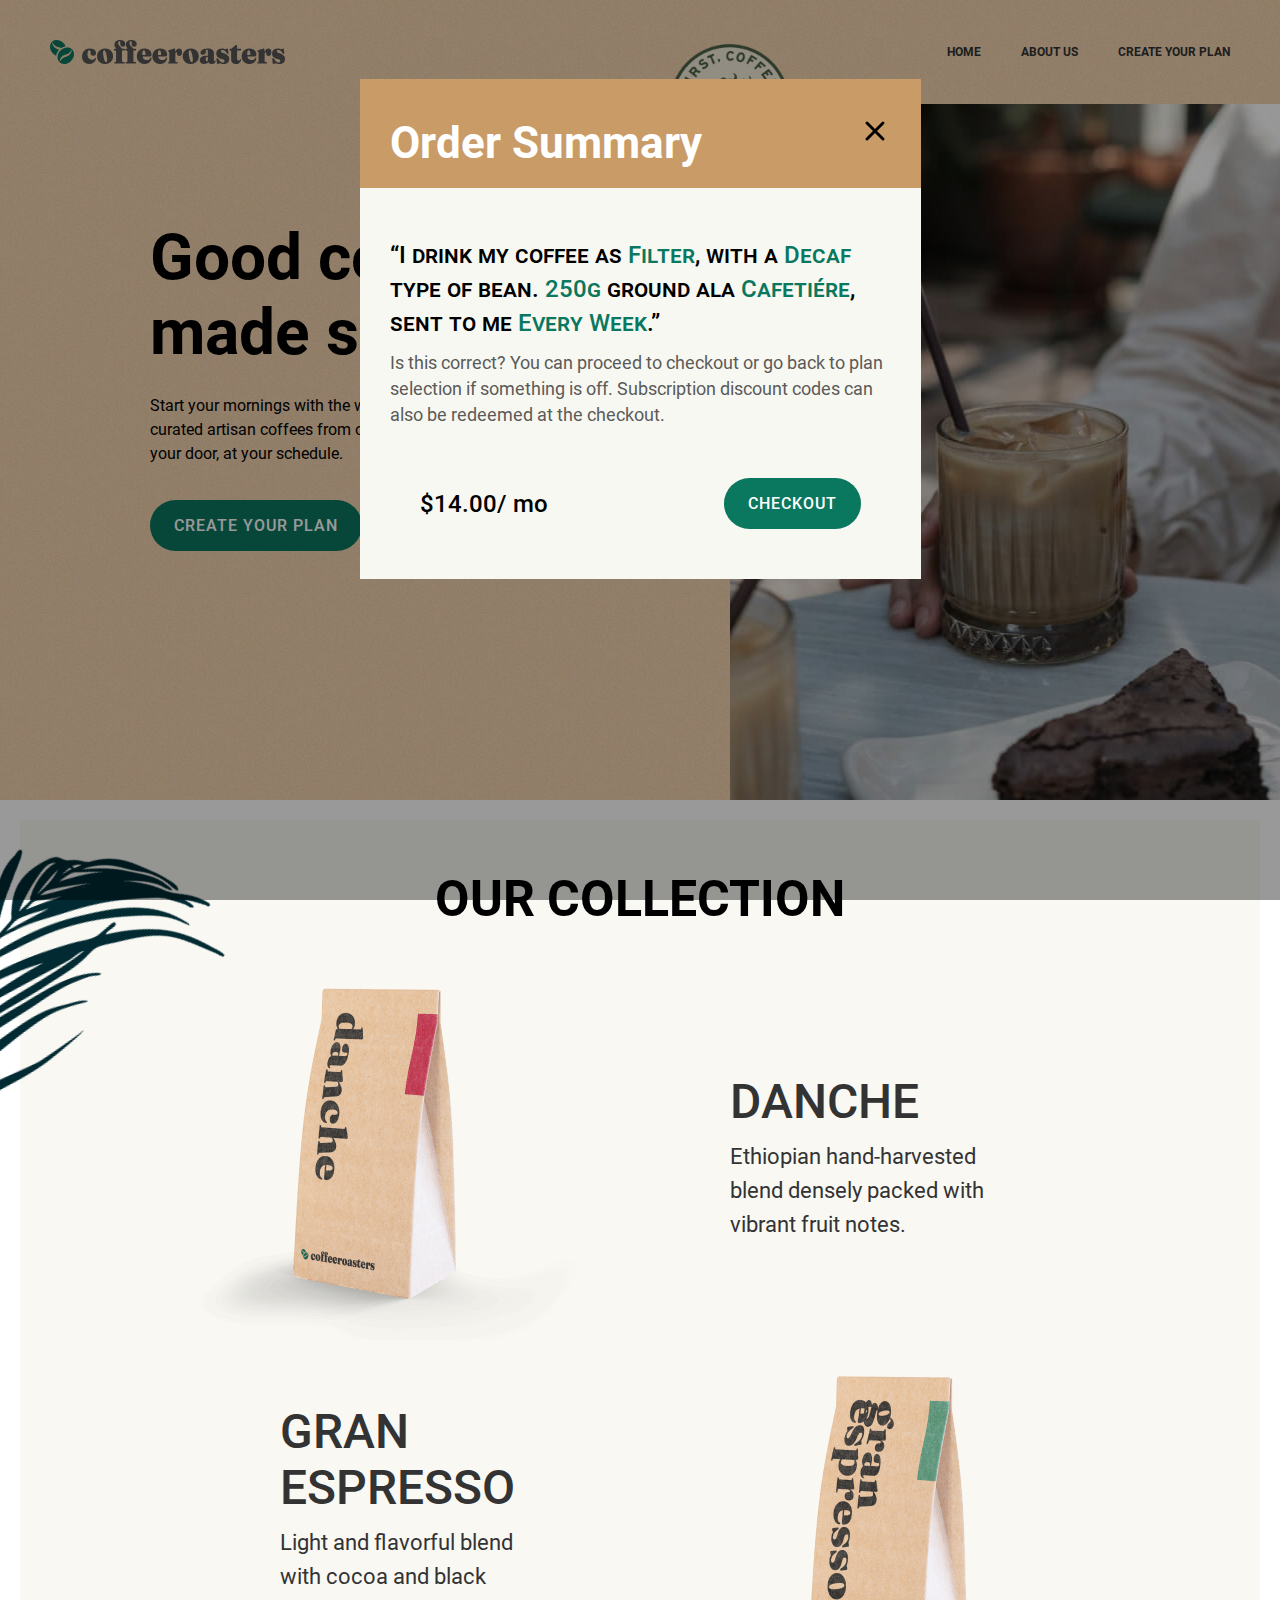
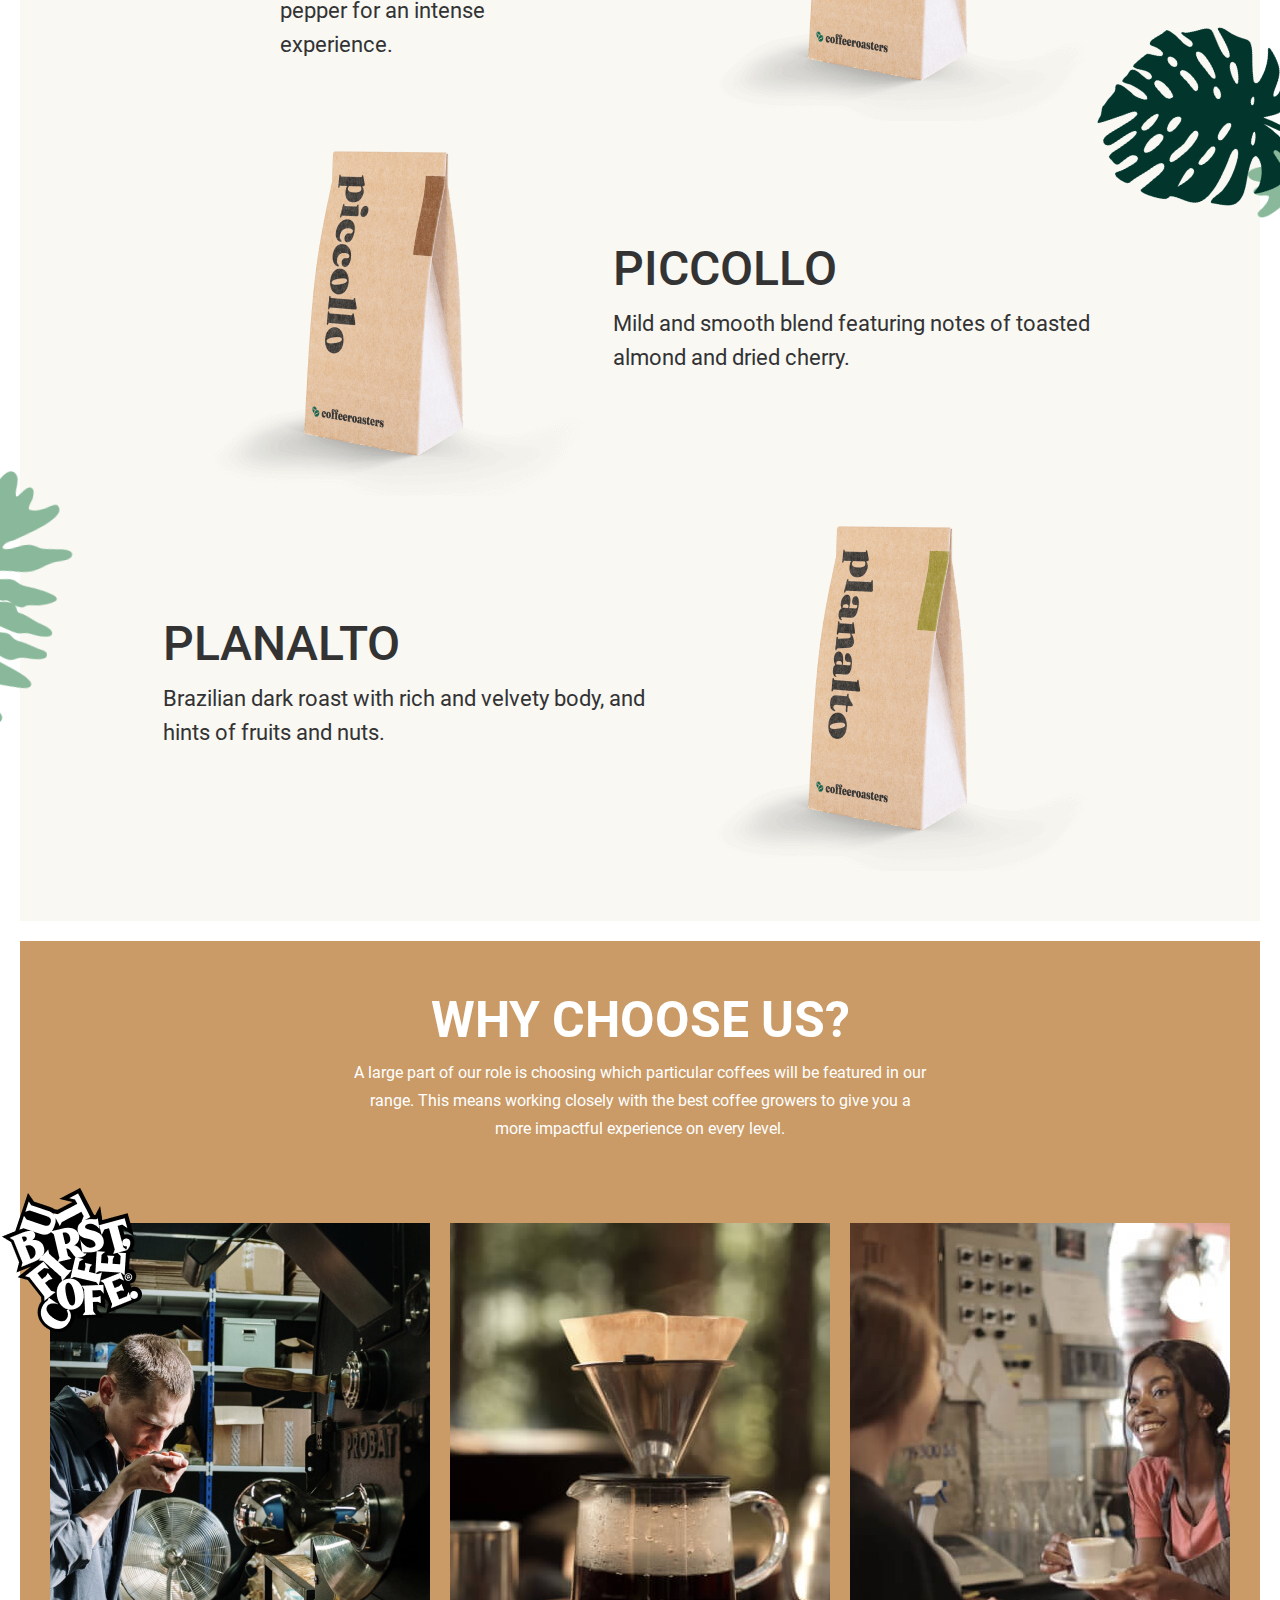
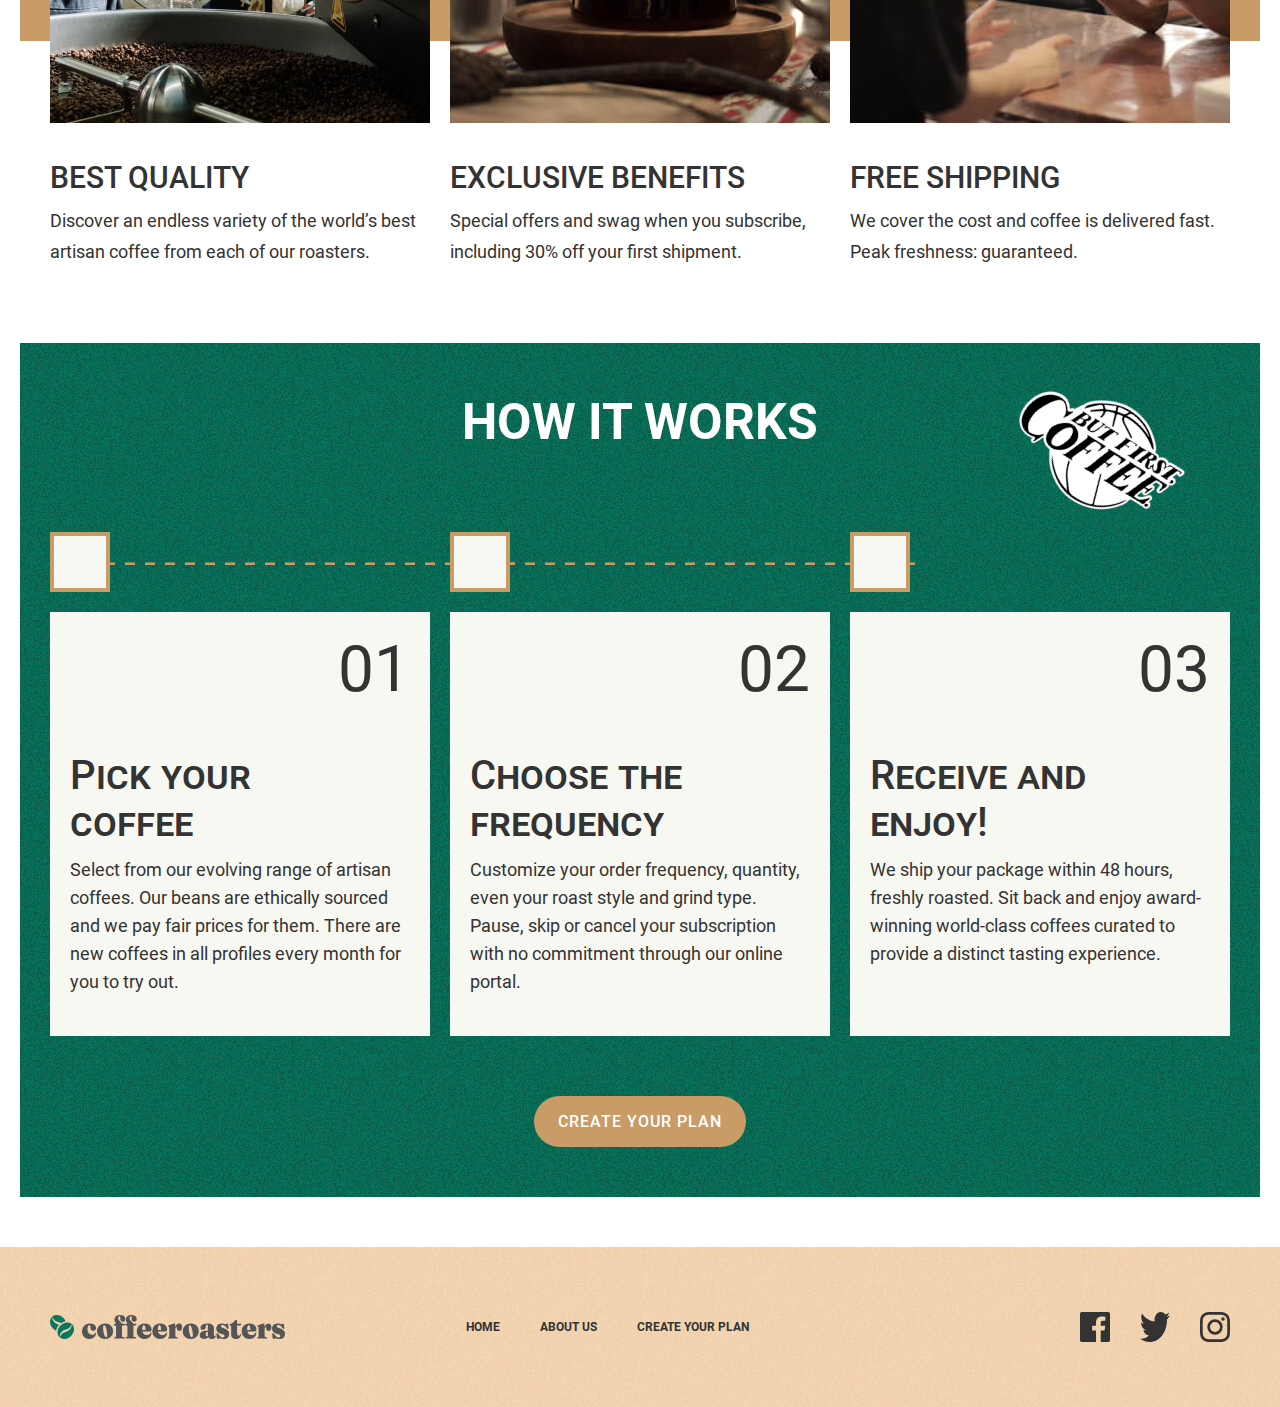
<file: index.html>
<!DOCTYPE html>
<html lang="en">

<head>
    <meta charset="UTF-8">
    <meta http-equiv="X-UA-Compatible" content="IE=edge">
    <meta name="viewport" content="width=device-width, initial-scale=1.0">
    <title>coffeeroasters</title>

    <!-- STAYLESHEETS -->
    <link rel="icon" type="image/png" href="./img/icon-dt.png">
    <link rel="stylesheet" href="./css/normalize.css">
    <link rel="stylesheet" href="./css/stayles.css">
    <!-- <link rel="stylesheet" href="./css/stayles-min.css"> -->
</head>

<body>

    <!-- HEADER -->
    <div class="site-header-hero-wrapper">
        <header class="site-header">
            <div class="site-header__container container">
                <a class="site-header__link" href="#">
                    <img class="site-header__img" src="./img/coffeeroasters-logo.svg" alt="coffeeroasters" width="235"
                        height="24">
                </a>

                <!-- SITENAV -->
                <nav class="sitenav">
                    <ul class="sitenav__list">
                        <li class="sitenav__item"><a class="sitenav__link" href="index.html">HOME</a></li>
                        <li class="sitenav__item"><a class="sitenav__link" href="about.html">ABOUT US</a></li>
                        <li class="sitenav__item"><a class="sitenav__link" href="create-plan.html">Create your plan</a>
                        </li>
                    </ul>
                </nav>
            </div>
        </header>

        <!-- HERO -->
        <div class="hero">
            <div class="hero__container container">
                <div class="hero__info-wrapper">
                    <h2 class="hero__content-heading">Good coffee
                        is made simply.</h2>
                    <p class="hero__content-text">Start your mornings with the world’s best coffees. Try our expertly
                        curated artisan coffees from our best roasters delivered directly to your door, at your
                        schedule.</p>
                    <a class="button-green button" href="#">Create your plan</a>
                </div>
                <div class="hero__content-imgs">
                    <img class="hero__content-img" src="./img/rectangle.jpg"
                        alt="Person's hand with iced coffee and cake on the table" width="710" height="696"
                        srcset="./img/rectangle.jpg 1x, ./img/rectangle@2x.jpg 2x">
                    <img class="hero__index-img" src="./img/but.png" alt="but" width="160" height="160"
                        srcset="./img/but.png 1x, ./img/but@2x.png 2x">
                </div>
            </div>
        </div>
    </div>

    <main class="main-content index">
        <div class="container index__container">
            <div class="index-collection">
                <h2 class="index-collection__top-heading">Our collection</h2>

                <!-- COLLECTION -->
                <ul class="index-collection__list">
                    <li class="index-collection__item">
                        <img class="index-collection__img" src="./img/danche.png" alt="dange" width="450" height="375"
                            srcset="./img/danche.png 1x, ./img/danche@2x.png 2x">
                        <img class="index-collection__leaf-img" src="./img/dange-barg.png" alt="barg" width="402"
                            height="300" srcset="./img/dange-barg.png 1x, ./img/dange-barg@2x.png 2x">
                        <div class="index-collection__info">
                            <h3 class="index-collection__part-heading">Danche</h3>
                            <p class="index-collection__part-text">Ethiopian hand-harvested blend densely packed with
                                vibrant fruit notes.</p>
                        </div>
                    </li>

                    <li class="index-collection__item">
                        <img class="index-collection__part-gran-espresso-img" src="./img/gran-espresso.png"
                            alt="gran-espresso" width="450" height="375"
                            srcset="./img/gran-espresso.png 1x, ./img/gran-espresso@2x.png 2x">
                        <div class="index-collection__info">
                            <h3 class="index-collection__part-heading">Gran Espresso</h3>
                            <p class="index-collection__part-text">Light and flavorful blend with cocoa and black pepper
                                for an intense experience.</p>
                        </div>
                    </li>

                    <li class="index-collection__item">
                        <img class="index-collection__part-piccollo-img" src="./img/piccollo.png" alt="piccollo"
                            width="450" height="375" srcset="./img/piccollo.png 1x, ./img/piccollo@2x.png 2x">
                        <img class="index-collection__part-piccollo-leaf-img" src="./img/fill.png" alt="fil-img"
                            width="392" height="477" srcset="./img/fill.png 1x, ./img/fill@2x.png 2x">
                        <img class="index-collection__leaf-img-2" src="./img/leaf.png" alt="leaf" width="253"
                            height="215" srcset="./img/leaf.png 1x, ./img/leaf@2x.png 2x">
                        <div class="index-collection-info">
                            <h3 class="index-collection__part-heading">Piccollo</h3>
                            <p class="index-collection__part-text">Mild and smooth blend featuring notes of toasted
                                almond and dried cherry.</p>
                        </div>
                    </li>

                    <li class="index-collection__item">
                        <img class="index-collection__part-planalto-img" src="./img/planalto.png" alt="planalto"
                            width="450" height="375" srcset="./img/planalto.png 1x, ./img/planalto@2x.png 2x">
                        <img class="index-collection__part-planalto-leaf-img" src="./img/yaproq.png" alt="yaproq"
                            width="316" height="269" srcset="./img/yaproq.png 1x, ./img/yaproq@2x.png 2x">
                        <div class="index-collection-info">
                            <h3 class="index-collection__part-heading">Planalto</h3>
                            <p class="index-collection__part-text">Brazilian dark roast with rich and velvety body, and
                                hints of fruits and nuts.</p>
                        </div>
                    </li>
                </ul>

            </div>
        </div>

        <!-- INDEX-FEATURES -->
        <section class="index-features">
            <div class="container">
                <div class="indext-features-inner">
                    <h2 class="index-features__heading">Why choose us?</h2>
                    <p class="index-features__text">A large part of our role is choosing which particular coffees will
                        be featured
                        in our range. This means working closely with the best coffee growers to give
                        you a more impactful experience on every level.</p>
                    <img class="index-features__but-img" src="./img/but-first-2.png" alt="but-first" width="140"
                        height="144" srcset="./img/but-first-2.png 1x, ./img/but-first-2@2x.png 2x">
                    <ul class="index-features__list">
                        <li class="index-features__item">
                            <img class="index-features__img" src="./img/coffeeroasters-tekshirish.jpg" alt="word"
                                width="433" height="500"
                                srcset="./img/coffeeroasters-tekshirish.jpg 1x, ./img/coffeeroasters-tekshirish@2x.jpg 2x">
                            <h3 class="index-features__item-heading">Best quality</h3>
                            <p class="index-features__item-text">Discover an endless variety of the world’s best artisan
                                coffee from each of our roasters.</p>
                        </li>

                        <li class="index-features__item">
                            <img class="index-features__img" src="./img/exclusive-benefits.jpg" alt="cofe-tekshirish"
                                width="433" height="500"
                                srcset="./img/exclusive-benefits.jpg 1x, ./img/exclusive-benefits@2x.jpg 2x">
                            <h3 class="index-features__item-heading">Exclusive benefits</h3>
                            <p class="index-features__item-text">Special offers and swag when you subscribe, including
                                30% off your first shipment.</p>
                        </li>

                        <li class="index-features__item">
                            <img class="index-features__img" src="./img/free-shipping.jpg" alt="cofe-tekshirish"
                                width="433" height="500"
                                srcset="./img/free-shipping.jpg 1x, ./img/free-shipping@2x.jpg 2x">
                            <h3 class="index-features__item-heading">Free shipping</h3>
                            <p class="index-features__item-text">We cover the cost and coffee is delivered fast. Peak
                                freshness: guaranteed.</p>
                        </li>

                    </ul>
                </div>
            </div>
        </section>

        <!-- HOW-IT-WORKS -->
        <section class="how-it-works">
            <div class="container">
                <div class="how-it-works__inner">
                    <h2 class="how-it-works__inner-heading">How it works</h2>
                    <img class="how-it-works__img" src="./img/but-first.png" alt="but-first" width="192" height="129"
                        srcset="./img/but-first.png 1x, ./img/but-first@2x.png 2x">
                    <ol class="how-it-works__list">
                        <li class="how-it-works__item">
                            <div class="how-it-works__info">
                                <h3 class="how-it-works__step-title">Pick your coffee</h3>
                                <p class="how-it-works__step-text">Select from our evolving range of artisan coffees.
                                    Our beans are ethically sourced and we pay fair prices for them. There are new
                                    coffees in all profiles every month for you to try out.</p>
                            </div>
                        </li>

                        <li class="how-it-works__item">
                            <div class="how-it-works__info">
                                <h3 class="how-it-works__step-title">Choose the frequency</h3>
                                <p class="how-it-works__step-text">Customize your order frequency, quantity, even your
                                    roast style and grind type. Pause, skip or cancel your subscription with no
                                    commitment through our online portal.</p>
                            </div>
                        </li>

                        <li class="how-it-works__item">
                            <div class="how-it-works__info">
                                <h3 class="how-it-works__step-title">Receive and enjoy!</h3>
                                <p class="how-it-works__step-text">We ship your package within 48 hours, freshly
                                    roasted. Sit back and enjoy award-winning world-class coffees curated to provide a
                                    distinct tasting experience.</p>
                            </div>
                        </li>
                    </ol>
                    <button class="button button-brown">Create your plan</button>
                </div>
            </div>
        </section>
    </main>

    <!-- FOOTER -->
    <div class="site-footer-wrapper">
        <footer class="footer">
            <div class="footer__container container">
                <a class="site-header__link" href="#">
                    <img class="site-header__img" src="./img/coffeeroasters-logo.svg" alt="coffeeroasters" width="235"
                        height="24">
                </a>

                <!-- SITENAV -->
                <ul class="sitenav__list footer__list">
                    <li class="sitenav__item"><a class="sitenav__link" href="#">HOME</a></li>
                    <li class="sitenav__item"><a class="sitenav__link" href="#">ABOUT US</a></li>
                    <li class="sitenav__item"><a class="sitenav__link" href="#">Create your plan</a></li>
                </ul>

                <ul class="footer__social-list">
                    <li class="footer__social-items">
                        <a class="footer__social-networks-link" href="https://www.facebook.com/" target="_blank">
                            <img class="footer__social-networks-img" src="./img/facebook.svg" alt="facebook" width="30"
                                height="30">
                        </a>
                    </li>
                </ul>

                <ul class="footer__social-list">
                    <li class="footer__social-items">
                        <a class="footer__social-networks-link" href="https://www.twiter.com/tursunov_doniyorbek_0930/"
                            target="_blank">
                            <img class="footer__social-networks-img" src="./img/twiter.svg" alt="instagram" width="30"
                                height="30">
                        </a>
                    </li>
                </ul>

                <ul class="footer__social-list">
                    <li class="footer__social-items">
                        <a class="footer__social-networks-link" href="https://www.instagram.com" target="_blank">
                            <img class="footer__social-networks-img" src="./img/instagram.svg" alt="instagram"
                                width="30" height="30">
                        </a>
                    </li>
                </ul>
            </div>
        </footer>
    </div>

    <!-- MODAL -->
    <section class="modal" id="notification-modal">
        <div class="modal__dialog">
            <div class="modal__content">
                <div class="modal__top">
                    <h2 class="visually-hidden">Order Summary</h2>
                    <h2 class="modal__heading">Order Summary</h2>
                    <button class="close-btn">
                        <img src="./img/close.svg" alt="close" width="20" height="20">
                    </button>
                </div>
                <div class="modal-info-wrapper">
                    <div class="modal-info">
                        “I drink my coffee as <span class="modal-info__option">Filter</span>, with a <span
                            class="modal-info__option">Decaf</span> type of bean. <span
                            class="modal-info__option">250g</span> ground ala <span
                            class="modal-info__option">Cafetiére</span>, sent to me <span
                            class="modal-info__option">Every Week</span>.”
                    </div>
                    <p class="modal-info-text">Is this correct? You can proceed to checkout or go back to plan selection
                        if something is off. Subscription discount codes can also be redeemed at the checkout. </p>
                    <div class="modal__action-wrapper">
                        <span class="modal__price">$14.00/ mo</span>
                        <div class="modal__action">
                            <button class="button button-green js-modal-close" type="button">Checkout</button>
                        </div>
                    </div>
                </div>
            </div>
        </div>
    </section>

    <script src="js/main.js"></script>
</body>

</html>
</file>
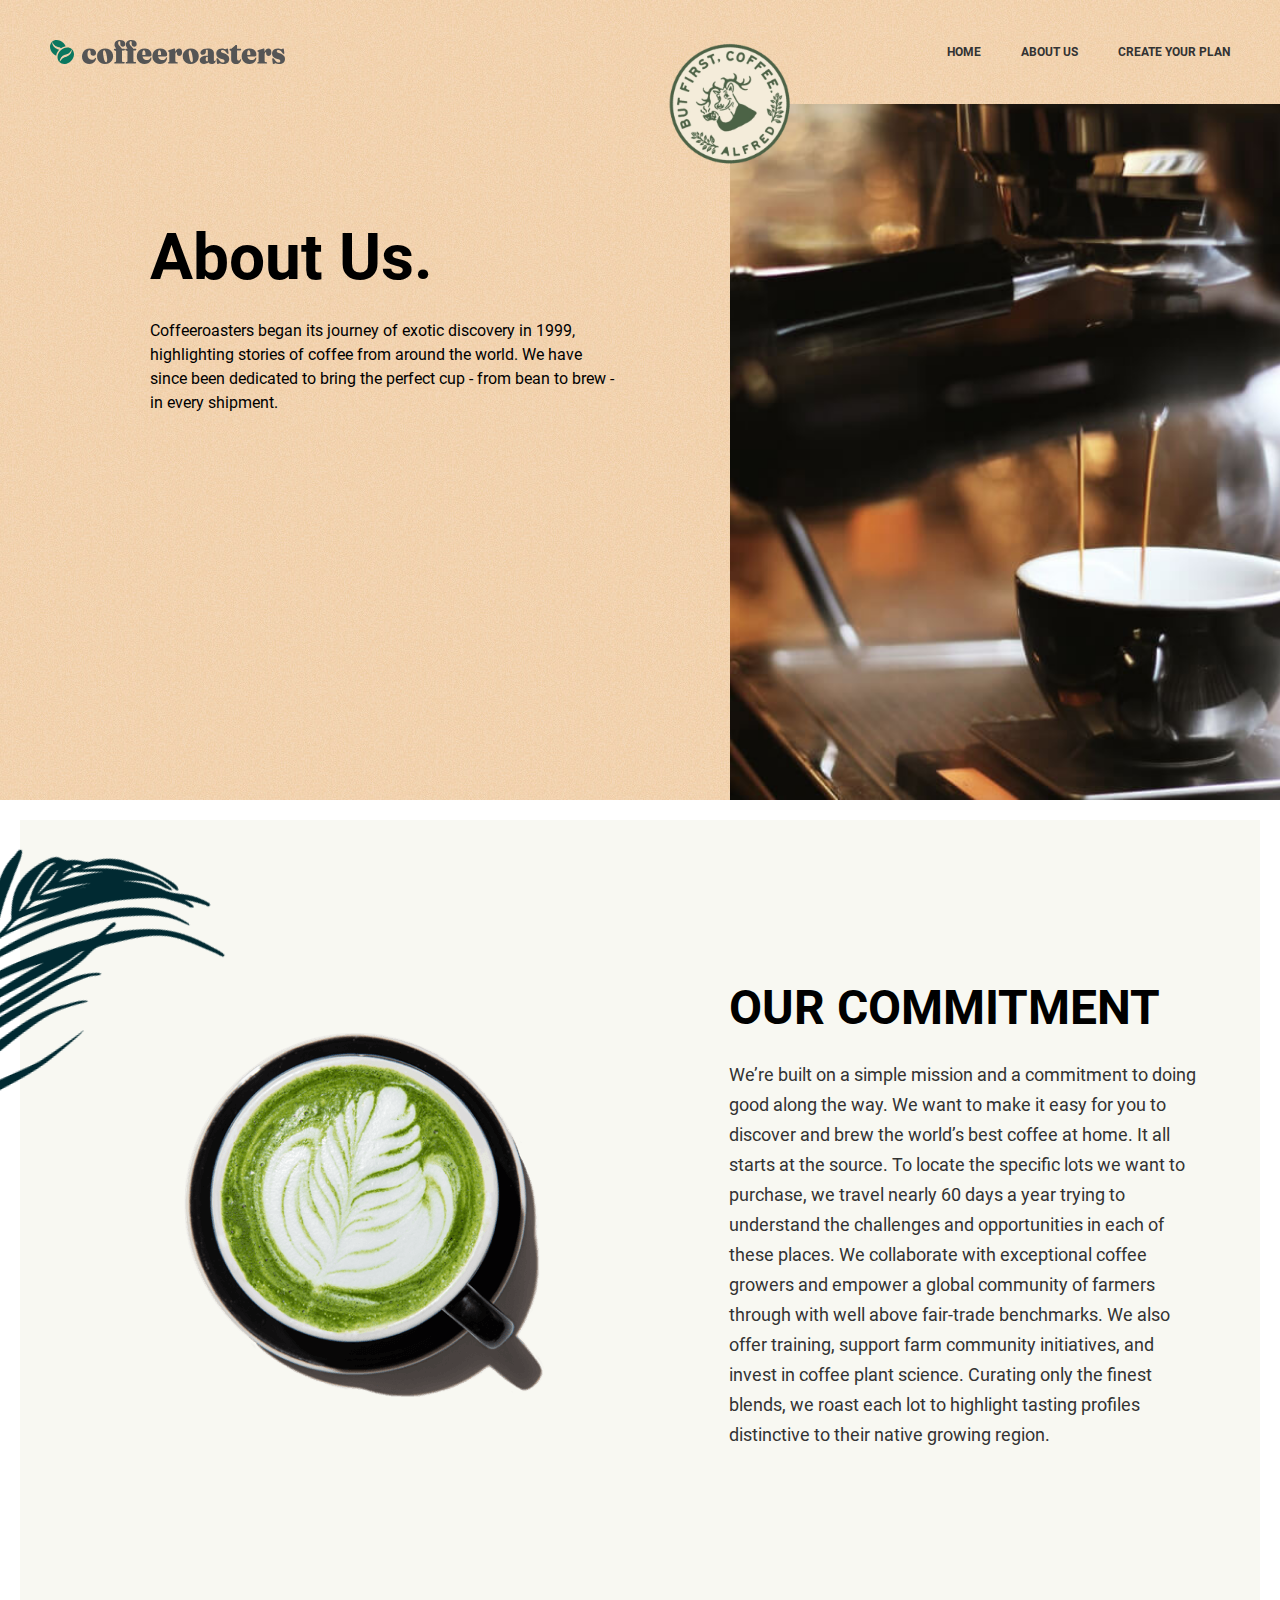
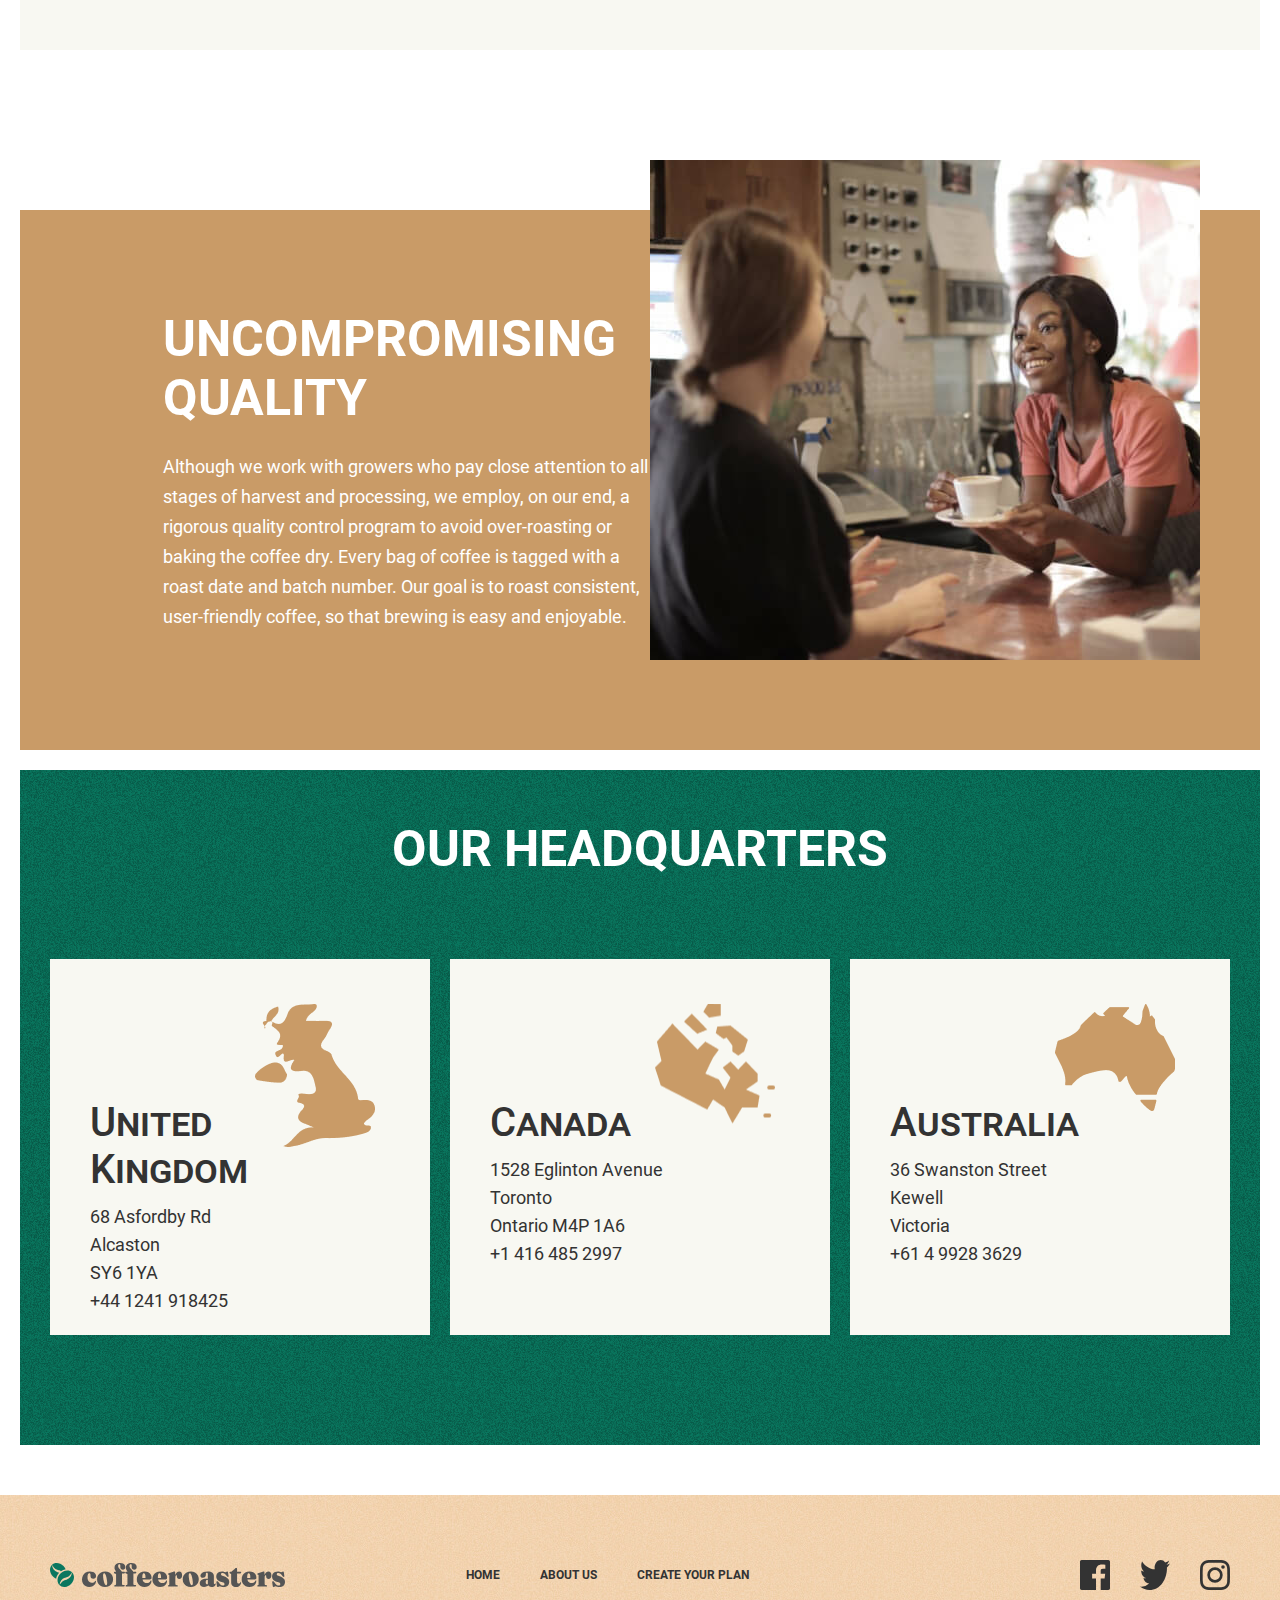
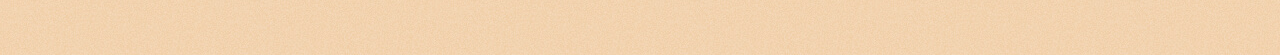
<file: about.html>
<!DOCTYPE html>
<html lang="en">
<head>
    <meta charset="UTF-8">
    <meta http-equiv="X-UA-Compatible" content="IE=edge">
    <meta name="viewport" content="width=device-width, initial-scale=1.0">
    <title>coffeeroasters</title>

    <!-- STAYLESHEETS -->
    <link rel="icon" type="image/png" href="./img/icon-dt.png">
    <link rel="stylesheet" href="./css/normalize.css">
    <link rel="stylesheet" href="./css/stayles.css">
    <!-- <link rel="stylesheet" href="./css/stayles-min.css"> -->
</head>
<body>
    <div class="site-header-hero-wrapper">
    <!-- HEADER -->
    <header class="site-header">
        <div class="site-header__container container">
            <a class="site-header__link" href="#">
                <img class="site-header__img" src="./img/coffeeroasters-logo.svg" alt="coffeeroasters" width="235" height="24">
            </a>

            <!-- SITENAV -->
            <nav class="sitenav">
                <ul class="sitenav__list">
                    <li class="sitenav__item"><a class="sitenav__link" href="index.html">HOME</a></li>
                    <li class="sitenav__item"><a class="sitenav__link" href="about.html">ABOUT US</a></li>
                    <li class="sitenav__item"><a class="sitenav__link" href="create-plan.html">Create your plan</a></li>
                </ul>
            </nav>
        </div>
    </header>

    <!-- HERO -->
    <div class="hero">
        <div class="hero__container container">
            <div class="hero__info-wrapper">
                <h2 class="hero__content-heading">About Us.</h2>
                    <p class="hero__content-text">Coffeeroasters began its journey of exotic discovery in 1999, highlighting stories of coffee from around the world. We have since been dedicated to bring the perfect cup - from bean to brew - in every shipment.</p>
            </div>
            <div class="hero__content-imgs">
                <img class="hero__content-img" src="./img/about-headir.jpg" alt="Person's hand with iced coffee and cake on the table" width="710" height="696" srcset="./img/about-headir.jpg 1x, ./img/about-headir@2x.jpg 2x">
                <img class="hero__index-img" src="./img/but.png" alt="but" width="160" height="160" srcset="./img/but.png 1x, ./img/but@2x.png 2x">
            </div>
        </div>
    </div>
    </div>

    <!-- MAIN-CONTENT -->
    <main class="main-content">
    <!-- OUT-COMMITMENT -->
    <div class="our-commitment container">
    <section class="our-commitment__wrapper">
        <img class="our-commitment__img" src="./img/cup.png" alt="cup" width="360" height="364" srcset="./img/cup.png 1x, ./img/cup@2x.png 2x">
        <img class="index-collection__leaf-img" src="./img/dange-barg.png" alt="barg" width="402" height="300" srcset="./img/dange-barg.png 1x, ./img/dange-barg@2x.png 2x">
        <div class="our-commitment__content">
            <h2 class="our-commitment__heading">Our commitment</h2>
            <p class="our-commitment__text">We’re built on a simple mission and a commitment to doing good along the way. We want to make it easy for you to discover and brew the world’s best coffee at home. It all starts at the source. To locate the specific lots we want to purchase, we travel nearly 60 days a year trying to understand the challenges and opportunities in each of these places. We collaborate with exceptional coffee growers and empower a global community of farmers through with well above fair-trade benchmarks. We also offer training, support farm community initiatives, and invest in coffee plant science. Curating only the finest blends, we roast each lot to highlight tasting profiles distinctive to their native growing region.</p>
        </div>
    </section>
    </div>

    <!-- DISCUSSION -->
    <div class="container">
    <section class="discussion">
        <div class="discussion__wrapper">
        <h2 class="discussion__heading">Uncompromising quality</h2>
        <p class="discussion__text">Although we work with growers who pay close attention to all stages of harvest and processing, we employ, on our end, a rigorous quality control program to avoid over-roasting or baking the coffee dry. Every bag of coffee is tagged with a roast date and batch number. Our goal is to roast consistent, user-friendly coffee, so that brewing is easy and enjoyable.</p>
        </div>
        <img class="discussion__img" src="./img/discussion.jpg" alt="Uncompromising quality" width="550" height="500" srcset="./img/discussion.jpg 1x, ./img/discussion@2x.jpg 2x">
    </section>
    </div>

    <!-- OUR-HEADQUARTERS -->
    <section class="how-it-works">
    <div class="container">
        <div class="how-it-works__inner">
        <h2 class="how-it-works__inner-heading">Our headquarters</h2>
        <ul class="how-it-works__list">
            <li class="our-headquarters__item">
                <div class="our-headquarters__info">
                    <h3 class="how-it-works__step-title">United Kingdom</h3>
                    <p class="how-it-works__step-text">68  Asfordby Rd <br>
                    Alcaston <br>
                    SY6 1YA <br>
                    +44 1241 918425</p>
                </div>
            </li>

            <li class="our-headquarters__item">
                <div class="our-headquarters__info">
                    <h3 class="how-it-works__step-title">Canada</h3>
                    <p class="how-it-works__step-text">1528  Eglinton Avenue <br>
                    Toronto <br>
                    Ontario M4P 1A6 <br>
                    +1 416 485 2997</p>
                </div>
            </li>

            <li class="our-headquarters__item">
                <div class="our-headquarters__info">
                    <h3 class="how-it-works__step-title">Australia</h3>
                    <p class="how-it-works__step-text">36 Swanston Street <br>
                    Kewell <br>
                    Victoria <br>
                    +61 4 9928 3629</p>
                </div>
            </li>
        </ul>
        </div>
    </div>
    </section>
    </main>

    <!-- FOOTER -->
    <div class="site-footer-wrapper">
    <footer class="footer">
        <div class="footer__container container">
            <a class="site-header__link" href="#">
                <img class="site-header__img" src="./img/coffeeroasters-logo.svg" alt="coffeeroasters" width="235" height="24">
            </a>

        <!-- SITENAV -->
        <ul class="sitenav__list footer__list">
            <li class="sitenav__item"><a class="sitenav__link" href="#">HOME</a></li>
            <li class="sitenav__item"><a class="sitenav__link" href="#">ABOUT US</a></li>
            <li class="sitenav__item"><a class="sitenav__link" href="#">Create your plan</a></li>
        </ul>

        <ul class="footer__social-list">
            <li class="footer__social-items">
                <a class="footer__social-networks-link" href="https://www.facebook.com/" target="_blank">
                    <img class="footer__social-networks-img" src="./img/facebook.svg" alt="facebook" width="30" height="30">
                </a>
            </li>
        </ul>

        <ul class="footer__social-list">
            <li class="footer__social-items">
                <a class="footer__social-networks-link" href="https://www.twiter.com/tursunov_doniyorbek_0930/" target="_blank">
                    <img class="footer__social-networks-img" src="./img/twiter.svg" alt="instagram" width="30" height="30">
                </a>
            </li>
        </ul>

        <ul class="footer__social-list">
            <li class="footer__social-items">
                <a class="footer__social-networks-link" href="https://www.instagram.com" target="_blank">
                    <img class="footer__social-networks-img" src="./img/instagram.svg" alt="instagram" width="30" height="30">
                </a>
            </li>
        </ul>
        </div>
    </footer>
    </div>

    <!-- MODAL -->
    <section class="modal" id="notification-modal">
        <div class="modal__dialog">
            <div class="modal__content">
                <h2 class="visually-hidden">Order Summary</h2>
                <h2 class="modal__heading">Order Summary</h2>
                <div class="modal-info-wrapper">
                    <div class="modal-info">
                        “I drink my coffee as <span class="modal-info__option">Filter</span>, with a <span class="modal-info__option">Decaf</span> type of bean. <span class="modal-info__option">250g</span> ground ala <span class="modal-info__option">Cafetiére</span>, sent to me <span class="modal-info__option">Every Week</span>.”
                    </div>
                    <p class="modal-info-text">Is this correct? You can proceed to checkout or go back to plan selection if something is off. Subscription discount codes can also be redeemed at the checkout. </p>
                    <div class="modal__action-wrapper">
                        <span class="modal__price">$14.00/ mo</span>
                        <div class="modal__action">
                            <button class="button button-green js-modal-close" type="button">Checkout</button>
                        </div>
                    </div>
                </div>
            </div>
        </div>
    </section>
    <script src="js/main.js"></script>
</body>
</html>
</file>
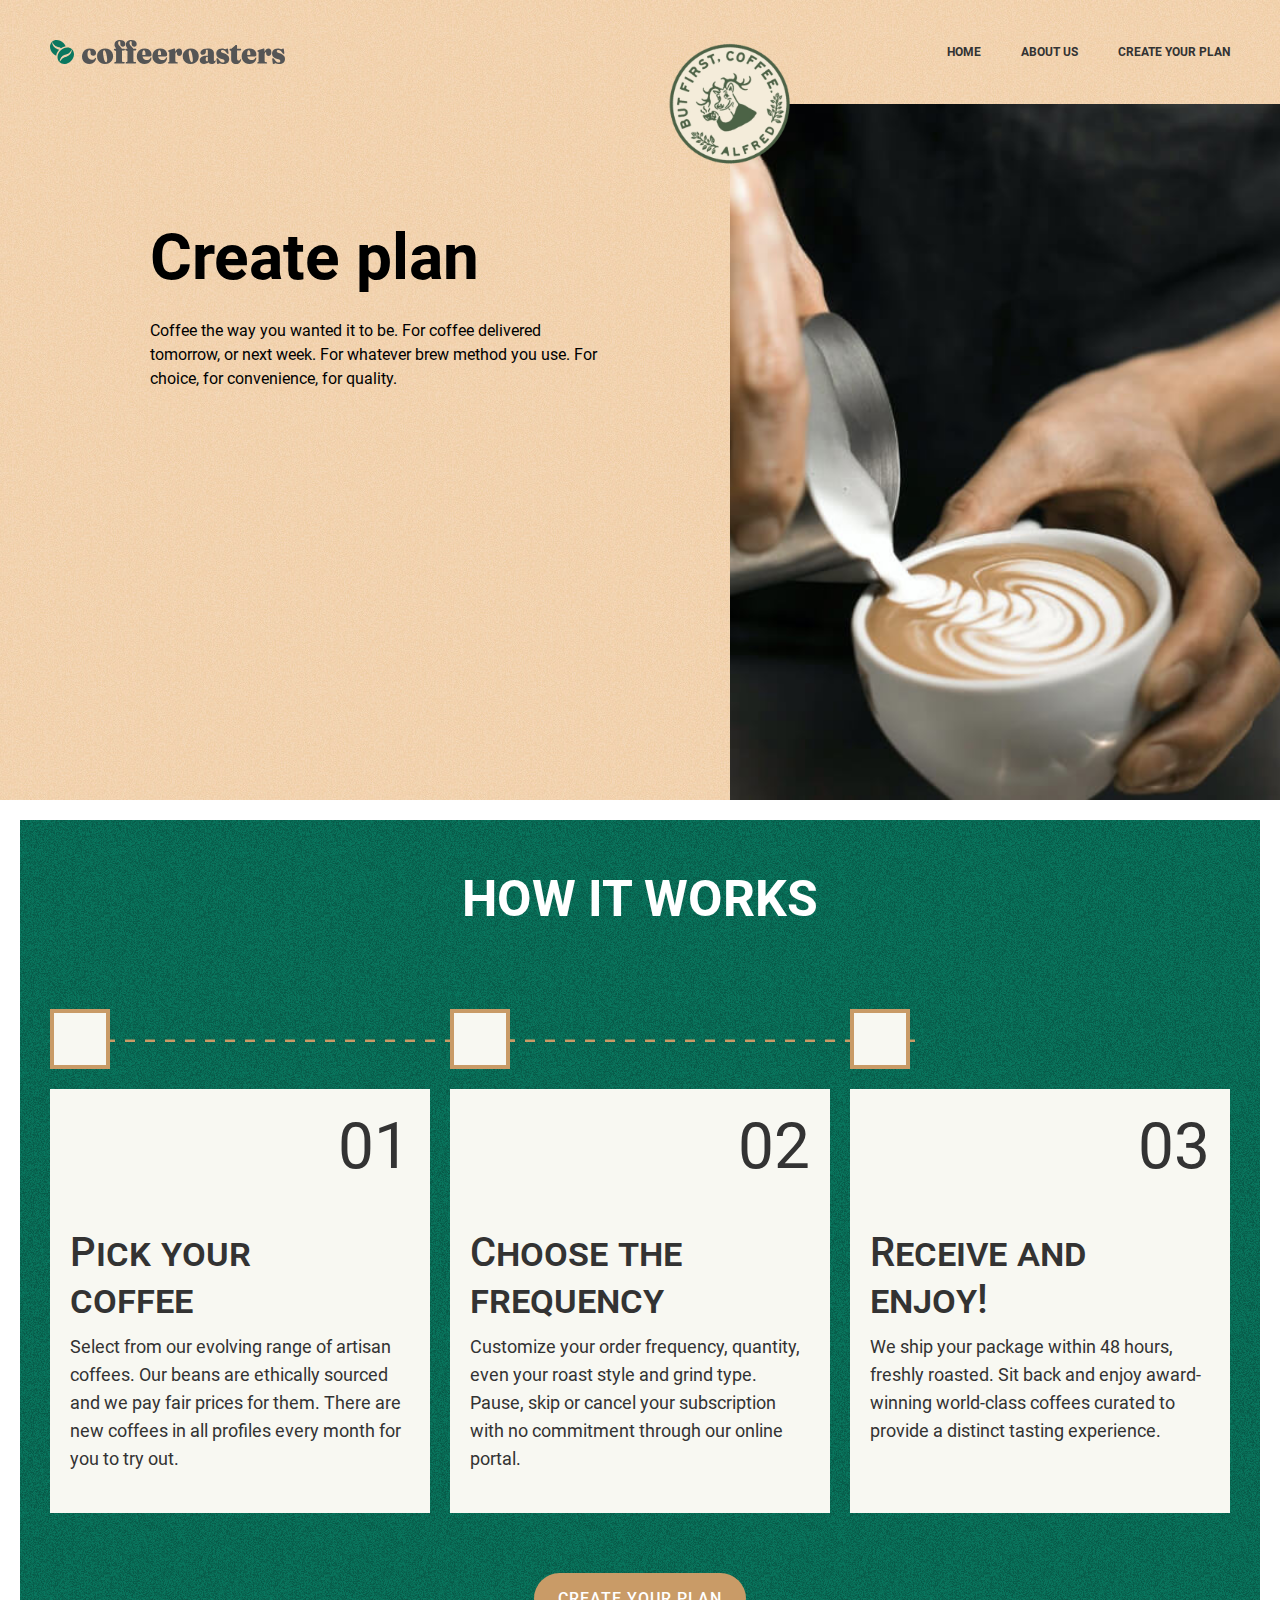
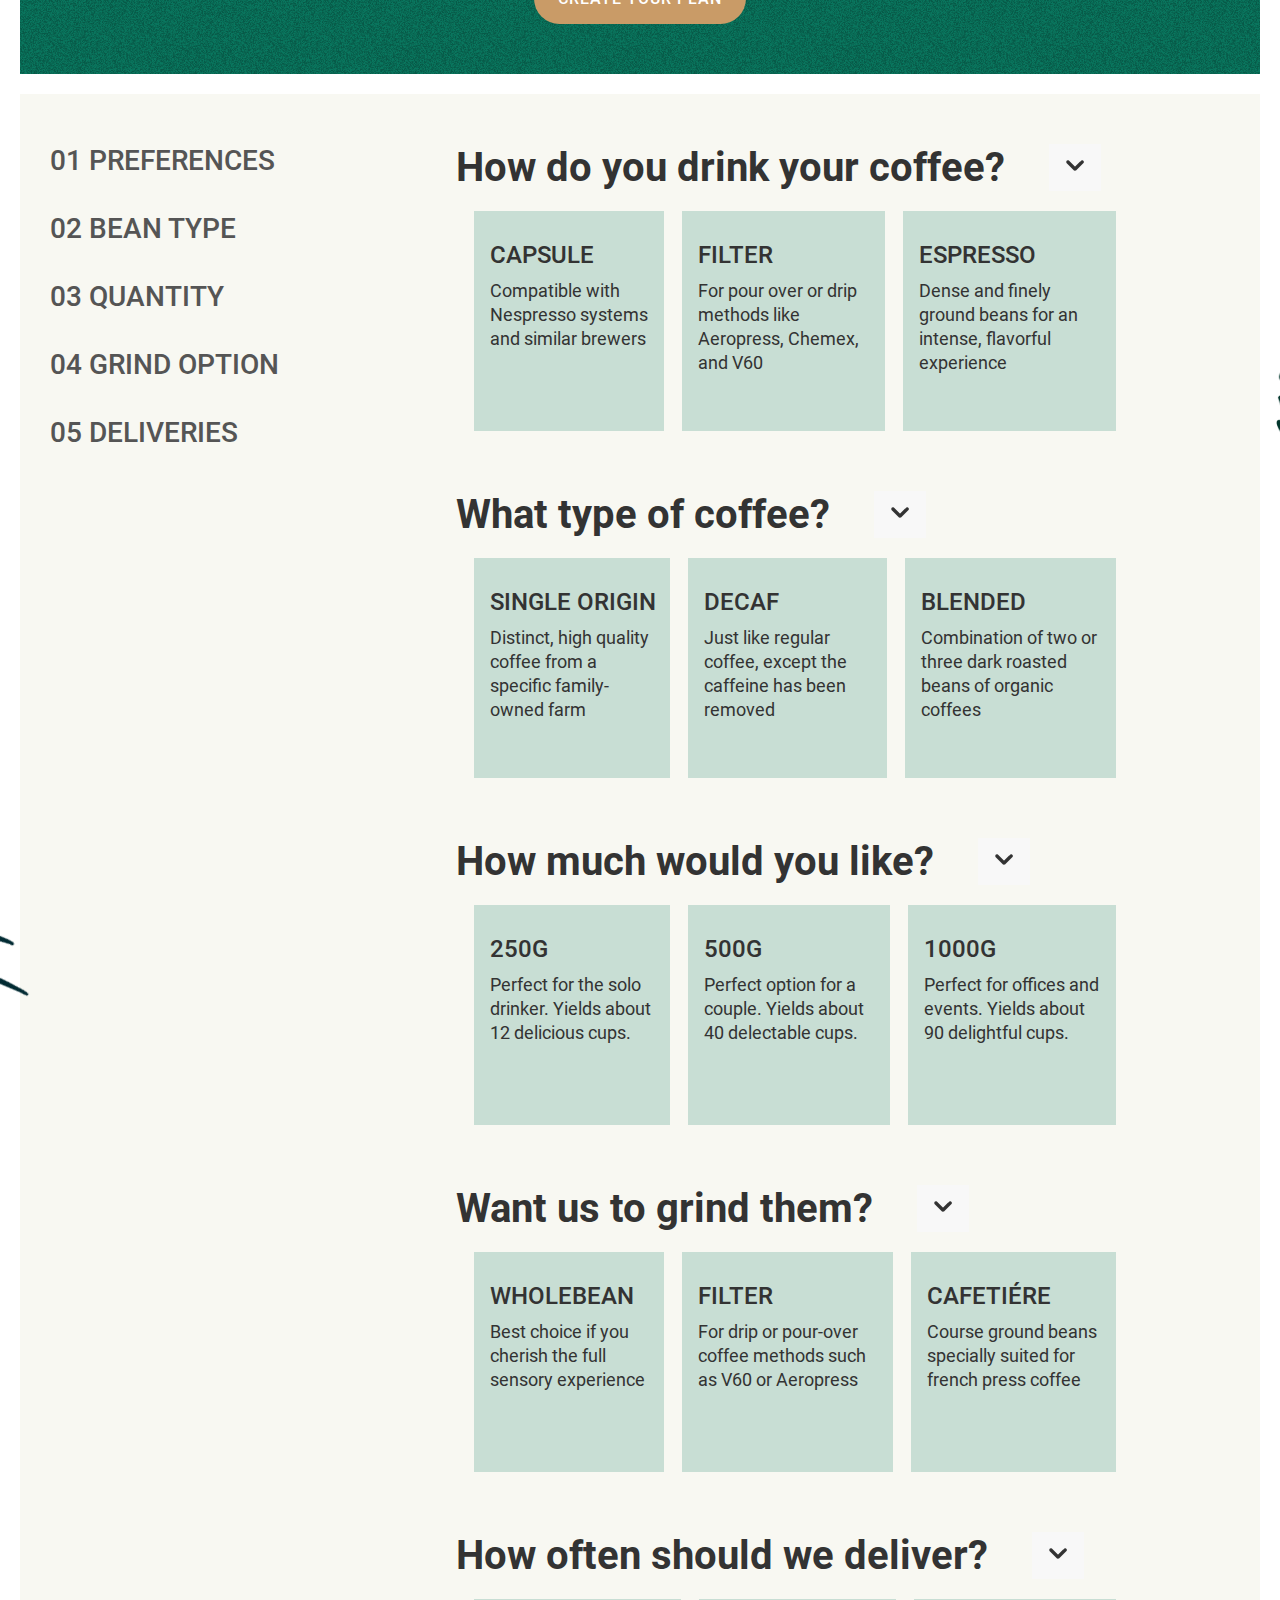
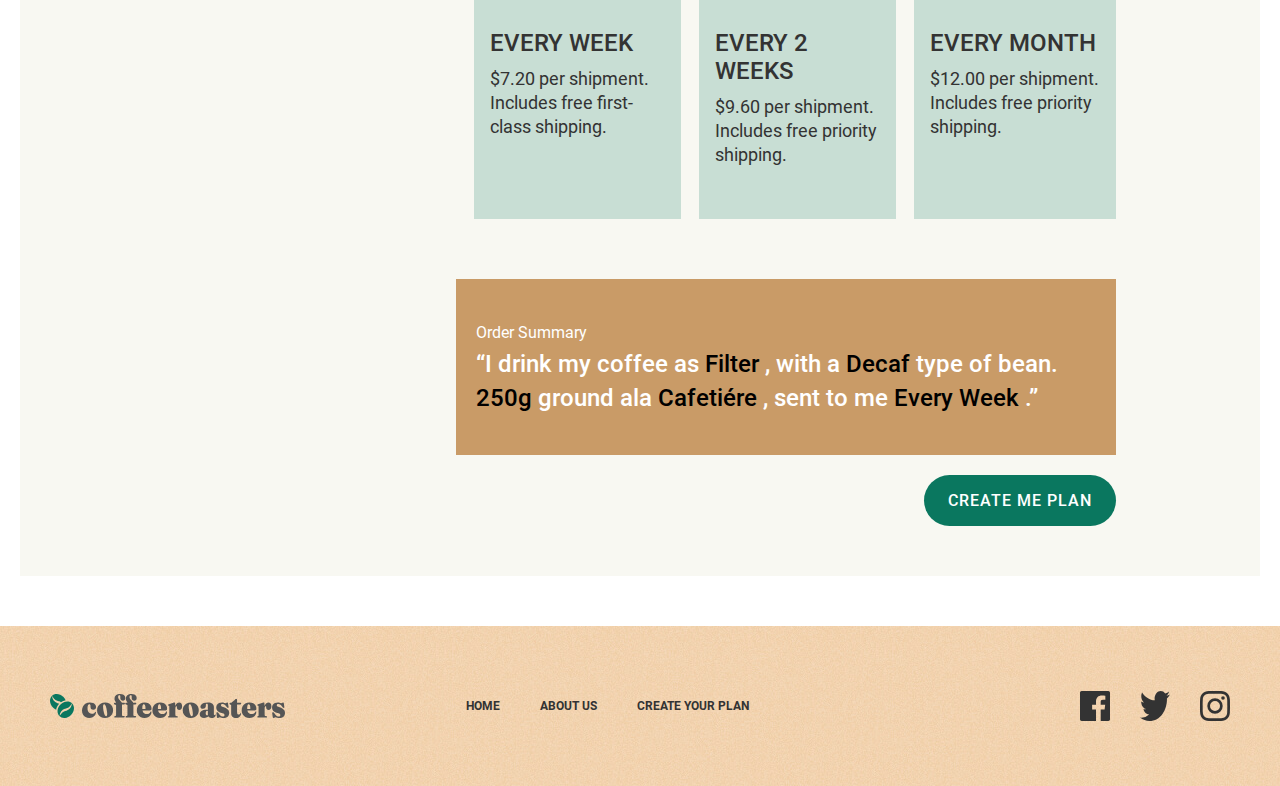
<file: create-plan.html>
<!DOCTYPE html>
<html lang="en">
<head>
    <meta charset="UTF-8">
    <meta http-equiv="X-UA-Compatible" content="IE=edge">
    <meta name="viewport" content="width=device-width, initial-scale=1.0">
    <title>coffeeroasters</title>

    <!-- STAYLESHEETS -->
    <link rel="icon" type="image/png" href="./img/icon-dt.png">
    <link rel="stylesheet" href="./css/normalize.css">
    <link rel="stylesheet" href="./css/stayles.css">
    <!-- <link rel="stylesheet" href="./css/stayles-min.css"> -->
</head>
<body>
    <div class="site-header-hero-wrapper">
    <!-- HEADER -->
    <header class="site-header">
        <div class="site-header__container container">
            <a class="site-header__link" href="#">
                <img class="site-header__img" src="./img/coffeeroasters-logo.svg" alt="coffeeroasters" width="235" height="24">
            </a>

            <!-- SITENAV -->
            <nav class="sitenav">
                <ul class="sitenav__list">
                    <li class="sitenav__item"><a class="sitenav__link" href="index.html">HOME</a></li>
                    <li class="sitenav__item"><a class="sitenav__link" href="about.html">ABOUT US</a></li>
                    <li class="sitenav__item"><a class="sitenav__link" href="create-plan.html">Create your plan</a></li>
                </ul>
            </nav>
        </div>
    </header>

    <!-- HERO -->
    <div class="hero">
        <div class="hero__container container">
            <div class="hero__info-wrapper">
                <h2 class="hero__content-heading">Create plan</h2>
                    <p class="hero__content-text">Coffee the way you wanted it to be. For coffee delivered tomorrow, or next week. For whatever brew method you use. For choice, for convenience, for quality.</p>
            </div>
            <div class="hero__content-imgs">
                <img class="hero__content-img hero-img-index" src="./img/creat-plan.jpg" alt="Person's hand with iced coffee and cake on the table" width="740" height="696" srcset="./img/creat-plan.jpg 1x, ./img/creat-plan@2x.jpg 2x">
                <img class="hero__index-img" src="./img/but.png" alt="but" width="160" height="160" srcset="./img/but.png 1x, ./img/but@2x.png 2x">
            </div>
        </div>
    </div>
    </div>

    <main class="main-content">
        <!-- HOW-IT-WORKS -->
        <section class="how-it-works">
            <div class="container">
                <div class="how-it-works__inner">
                    <h2 class="how-it-works__inner-heading">How it works</h2>
                    <ol class="how-it-works__list">
                        <li class="how-it-works__item">
                            <div class="how-it-works__info">
                                <h3 class="how-it-works__step-title">Pick your coffee</h3>
                                <p class="how-it-works__step-text">Select from our evolving range of artisan coffees. Our beans are ethically sourced and we pay fair prices for them. There are new coffees in all profiles every month for you to try out.</p>
                            </div>
                        </li>

                        <li class="how-it-works__item">
                            <div class="how-it-works__info">
                                <h3 class="how-it-works__step-title">Choose the frequency</h3>
                                <p class="how-it-works__step-text">Customize your order frequency, quantity, even your roast style and grind type. Pause, skip or cancel your subscription with no commitment through our online portal.</p>
                            </div>
                        </li>

                        <li class="how-it-works__item">
                            <div class="how-it-works__info">
                                <h3 class="how-it-works__step-title">Receive and enjoy!</h3>
                                <p class="how-it-works__step-text">We ship your package within 48 hours, freshly roasted. Sit back and enjoy award-winning world-class coffees curated to provide a distinct tasting experience.</p>
                            </div>
                        </li>
                    </ol>
                    <button class="button button-brown">Create your plan</button>
                </div>
            </div>
        </section>

        <!-- MENU -->
        <section class="menu">
            <div class="container">
                <div class="menu-wrapper">
                    <img class="index-collection-part-piccollo-leaf-img menu-piccollo-img" src="./img/fill.png" alt="fil-img" width="392" height="477" srcset="./img/fill.png 1x, ./img/fill@2x.png 2x">
                    <img class="index-collection-leaf-img-2 menu-leaf-img" src="./img/leaf.png" alt="leaf" width="253" height="215" srcset="./img/leaf.png 1x, ./img/leaf@2x.png 2x">
                    <img class="index-collection-leaf-img menu-img" src="./img/dange-barg.png" alt="barg" width="402" height="300" srcset="./img/dange-barg.png 1x, ./img/dange-barg@2x.png 2x">
                    <img class="index-collection-part-planalto-leaf-img menu-planato-img" src="./img/yaproq.png" alt="yaproq" width="316" height="269" srcset="./img/yaproq.png 1x, ./img/yaproq@2x.png 2x">
                    <!-- MENU-TYPES -->
                    <div class="menu-types">
                        <a href="#" class="menu-types-link">01 Preferences</a>
                        <a href="#" class="menu-types-link">02 Bean Type</a>
                        <a href="#" class="menu-types-link">03 Quantity</a>
                        <a href="#" class="menu-types-link">04 Grind Option</a>
                        <a href="#" class="menu-types-link">05 Deliveries</a>
                    </div>

                            <!-- PREFERENTIAL-QUIZES -->
                        <form class="preferential-quizes-form preferential-quizes" action="https://echo.htmlacademy.ru" method="POST">
                            <div class="preferential-quizes__top">
                                <h2 class="preferential-quizes__heading">How do you drink your coffee?</h2>
                                <button class="drop-down" type="button">
                                    <img class="drop-down__img" src="./img/drop-down.png" alt="drop-down-button" width="40" height="40" srcset="./img/drop-down.png 1x, ./img/drop-down@2x.png 2x">
                                </button>
                            </div>
                            <div class="preferential-quizes__list">
                                    <label class="preferential-quizes-form__label">
                                        <input class="preferential-quizes-form__input visually-hidden" type="radio" name="radio1">
                                        <span>
                                            <h3 class="preferential-quizes__content-heading">Capsule</h3>
                                            <p class="preferential-quizes__content-text">Compatible with Nespresso systems and similar brewers</p>
                                        </span>
                                    </label>
                                    <label class="preferential-quizes-form__label">
                                        <input class="preferential-quizes-form__input visually-hidden" type="radio" name="radio1">
                                        <span>
                                            <h3 class="preferential-quizes__content-heading">Filter</h3>
                                            <p class="preferential-quizes__content-text">For pour over or drip methods like Aeropress, Chemex, and V60</p>
                                        </span>
                                    </label>
                                    <label class="preferential-quizes-form__label">
                                        <input class="preferential-quizes-form__input visually-hidden" type="radio" name="radio1">
                                        <span>
                                            <h3 class="preferential-quizes__content-heading">Espresso</h3>
                                            <p class="preferential-quizes__content-text">Dense and finely ground beans for an intense, flavorful experience</p>
                                        </span>
                                    </label>
                            </div>

                            <div class="preferential-quizes__top">
                                <h2 class="preferential-quizes__heading">What type of coffee?</h2>
                                <button class="drop-down" type="button">
                                    <img class="drop-down__img" src="./img/drop-down.png" alt="drop-down-button" width="40" height="40" srcset="./img/drop-down.png 1x, ./img/drop-down@2x.png 2x">
                                </button>
                            </div>
                            <div class="preferential-quizes__list">
                                <label class="preferential-quizes-form__label">
                                    <input class="preferential-quizes-form__input visually-hidden" type="radio" name="radio1">
                                    <span>
                                        <h3 class="preferential-quizes__content-heading">Single Origin</h3>
                                        <p class="preferential-quizes__content-text">Distinct, high quality coffee from a specific family-owned farm</p>
                                    </span>
                                </label>
                                <label class="preferential-quizes-form__label">
                                    <input class="preferential-quizes-form__input visually-hidden" type="radio" name="radio1">
                                    <span>
                                        <h3 class="preferential-quizes__content-heading">Decaf</h3>
                                        <p class="preferential-quizes__content-text">Just like regular coffee, except the caffeine has been removed</p>
                                    </span>
                                </label>
                                <label class="preferential-quizes-form__label">
                                    <input class="preferential-quizes-form__input visually-hidden" type="radio" name="radio1">
                                    <span>
                                        <h3 class="preferential-quizes__content-heading">Blended</h3>
                                        <p class="preferential-quizes__content-text">Combination of two or three dark roasted beans of organic coffees</p>
                                    </span>
                                </label>
                        </div>

                        <div class="preferential-quizes__top">
                            <h2 class="preferential-quizes__heading">How much would you like?</h2>
                            <button class="drop-down" type="button">
                                <img class="drop-down__img" src="./img/drop-down.png" alt="drop-down-button" width="40" height="40" srcset="./img/drop-down.png 1x, ./img/drop-down@2x.png 2x">
                            </button>
                        </div>
                        <div class="preferential-quizes__list">
                            <label class="preferential-quizes-form__label">
                                <input class="preferential-quizes-form__input visually-hidden" type="radio" name="radio1">
                                <span>
                                    <h3 class="preferential-quizes__content-heading">250g</h3>
                                    <p class="preferential-quizes__content-text">Perfect for the solo drinker. Yields about 12 delicious cups.</p>
                                </span>
                            </label>
                            <label class="preferential-quizes-form__label">
                                <input class="preferential-quizes-form__input visually-hidden" type="radio" name="radio1">
                                <span>
                                    <h3 class="preferential-quizes__content-heading">500g</h3>
                                    <p class="preferential-quizes__content-text">Perfect option for a couple. Yields about 40 delectable cups.</p>
                                </span>
                            </label>
                            <label class="preferential-quizes-form__label">
                                <input class="preferential-quizes-form__input visually-hidden" type="radio" name="radio1">
                                <span>
                                    <h3 class="preferential-quizes__content-heading">1000g</h3>
                                    <p class="preferential-quizes__content-text">Perfect for offices and events. Yields about 90 delightful cups.</p>
                                </span>
                            </label>
                    </div>

                    <div class="preferential-quizes__top">
                        <h2 class="preferential-quizes__heading">Want us to grind them?</h2>
                        <button class="drop-down" type="button">
                            <img class="drop-down__img" src="./img/drop-down.png" alt="drop-down-button" width="40" height="40" srcset="./img/drop-down.png 1x, ./img/drop-down@2x.png 2x">
                        </button>
                    </div>
                    <div class="preferential-quizes__list">
                        <label class="preferential-quizes-form__label">
                            <input class="preferential-quizes-form__input visually-hidden" type="radio" name="radio1">
                            <span>
                                <h3 class="preferential-quizes__content-heading">Wholebean</h3>
                                <p class="preferential-quizes__content-text">Best choice if you cherish the full sensory experience</p>
                            </span>
                        </label>
                        <label class="preferential-quizes-form__label">
                            <input class="preferential-quizes-form__input visually-hidden" type="radio" name="radio1">
                            <span>
                                <h3 class="preferential-quizes__content-heading">Filter</h3>
                                <p class="preferential-quizes__content-text">For drip or pour-over coffee methods such as V60 or Aeropress</p>
                            </span>
                        </label>
                        <label class="preferential-quizes-form__label">
                            <input class="preferential-quizes-form__input visually-hidden" type="radio" name="radio1">
                            <span>
                                <h3 class="preferential-quizes__content-heading">Cafetiére</h3>
                                <p class="preferential-quizes__content-text">Course ground beans specially suited for french press coffee</p>
                            </span>
                        </label>
                </div>

                <div class="preferential-quizes__top">
                    <h2 class="preferential-quizes__heading">How often should we deliver?</h2>
                    <button class="drop-down" type="button">
                        <img class="drop-down__img" src="./img/drop-down.png" alt="drop-down-button" width="40" height="40" srcset="./img/drop-down.png 1x, ./img/drop-down@2x.png 2x">
                    </button>
                </div>
                <div class="preferential-quizes__list">
                    <label class="preferential-quizes-form__label">
                        <input class="preferential-quizes-form__input visually-hidden" type="radio" name="radio1">
                        <span>
                            <h3 class="preferential-quizes__content-heading">Every week</h3>
                            <p class="preferential-quizes__content-text">$7.20 per shipment. Includes free first-class shipping.</p>
                        </span>
                    </label>
                    <label class="preferential-quizes-form__label">
                        <input class="preferential-quizes-form__input visually-hidden" type="radio" name="radio1">
                        <span>
                            <h3 class="preferential-quizes__content-heading">Every 2 weeks</h3>
                            <p class="preferential-quizes__content-text">$9.60 per shipment. Includes free priority shipping.</p>
                        </span>
                    </label>
                    <label class="preferential-quizes-form__label">
                        <input class="preferential-quizes-form__input visually-hidden" type="radio" name="radio1">
                        <span>
                            <h3 class="preferential-quizes__content-heading">Every month</h3>
                            <p class="preferential-quizes__content-text">$12.00 per shipment. Includes free priority shipping.</p>
                        </span>
                    </label>
                </div>

                            <div class="order-summary">
                                <div class="definition-list">
                                    <div class="order-definition-term">Order Summary</div>
                                    <div class="order-definition">
                                        “I drink my coffee as <span class="selected-option">Filter</span> , with a <span class="selected-option">Decaf</span> type of bean. <span class="selected-option">250g</span> ground ala <span class="selected-option">Cafetiére</span> , sent to me <span class="selected-option">Every Week</span> .”
                                    </div>
                                </div>
                                <a class="button button-green button-summary" href="#">Create me plan</a>
                            </div>
                        </form>
                    </div>
                </div>
            </div>
        </section>
    </main>

    <!-- FOOTER -->
    <div class="site-footer-wrapper">
        <footer class="footer">
            <div class="footer__container container">
                <a class="site-header__link" href="#">
                    <img class="site-header__img" src="./img/coffeeroasters-logo.svg" alt="coffeeroasters" width="235" height="24">
                </a>

            <!-- SITENAV -->
            <ul class="sitenav__list footer__list">
                <li class="sitenav__item"><a class="sitenav__link" href="#">HOME</a></li>
                <li class="sitenav__item"><a class="sitenav__link" href="#">ABOUT US</a></li>
                <li class="sitenav__item"><a class="sitenav__link" href="#">Create your plan</a></li>
            </ul>

            <ul class="footer__social-list">
                <li class="footer__social-items">
                    <a class="footer__social-networks-link" href="https://www.facebook.com/" target="_blank">
                        <img class="footer__social-networks-img" src="./img/facebook.svg" alt="facebook" width="30" height="30">
                    </a>
                </li>
            </ul>

            <ul class="footer__social-list">
                <li class="footer__social-items">
                    <a class="footer__social-networks-link" href="https://www.twiter.com/tursunov_doniyorbek_0930/" target="_blank">
                        <img class="footer__social-networks-img" src="./img/twiter.svg" alt="instagram" width="30" height="30">
                    </a>
                </li>
            </ul>

            <ul class="footer__social-list">
                <li class="footer__social-items">
                    <a class="footer__social-networks-link" href="https://www.instagram.com" target="_blank">
                        <img class="footer__social-networks-img" src="./img/instagram.svg" alt="instagram" width="30" height="30">
                    </a>
                </li>
            </ul>
            </div>
        </footer>
    </div>

    <!-- MODAL -->
    <section class="modal" id="notification-modal">
        <div class="modal__dialog">
            <div class="modal__content">
                <h2 class="visually-hidden">Order Summary</h2>
                <h2 class="modal__heading">Order Summary</h2>
                <div class="modal-info-wrapper">
                    <div class="modal-info">
                        “I drink my coffee as <span class="modal-info__option">Filter</span>, with a <span class="modal-info__option">Decaf</span> type of bean. <span class="modal-info__option">250g</span> ground ala <span class="modal-info__option">Cafetiére</span>, sent to me <span class="modal-info__option">Every Week</span>.”
                    </div>
                    <p class="modal-info-text">Is this correct? You can proceed to checkout or go back to plan selection if something is off. Subscription discount codes can also be redeemed at the checkout. </p>
                    <div class="modal__action-wrapper">
                        <span class="modal__price">$14.00/ mo</span>
                        <div class="modal__action">
                            <button class="button button-green js-modal-close" type="button">Checkout</button>
                        </div>
                    </div>
                </div>
            </div>
        </div>
    </section>
    <script src="js/main.js"></script>
</body>
</html>
</file>
<file: css/stayles.css>
/* CUSTOM PROPS */
:root{
    --text-color: #333;
    --accent-color-green: #0a775f;
    --accent-color-green-80: rgb(10, 119, 95, 0.8);
    --accent-color-green-60: rgb(10, 119, 95, 0.6);
    --accent-color-light-brown:#c99b67;
    --accent-color-light-brown-80:rgb(201, 155, 103, 0.8);
    --accent-color-light-brown-60:rgb(201, 155, 103, 0.6);
    --light-brown:#f3d7b7;
    --light-bg:#f8f8f2;
    --outline-color:var(--accent-color-green);
}


/* FONTS */
@font-face {
    font-family: "Roboto";
    src: url("../fonts/") format("woff2"),
        url("../fonts/Roboto-Medium.woff") format("woff");
    font-weight: 500;
    font-style: normal;
    font-display: swap;
}

@font-face {
    font-family: "Roboto";
    src: url("../fonts/Roboto-Bold.woff2") format("woff2"),
        url("../fonts/Roboto-Bold.woff") format("woff");
    font-weight: bold;
    font-style: normal;
    font-display: swap;
}

@font-face {
    font-family: "Roboto";
    src: url("../fonts/Roboto-Regular.woff2") format("woff2"),
        url("../fonts/Roboto-Regular.woff") format("woff");
    font-weight: normal;
    font-style: normal;
    font-display: swap;
}



/* GLOBAL */
html{
    box-sizing: border-box;
    height: 100%;
    scroll-behavior: smooth;
}

*,
*::before,
*::after {
    box-sizing:inherit;
}

body{
    display: flex;
    flex-direction: column;
    height: 100%;
    font-weight: 400;
    font-size: 16px;
    line-height: 1.75;
    font-family: "Roboto", "Arial",sans-serif;
    background-color: #fff;
    color: var(--text-color);
}

img{
    max-width: 100%;
    height: auto;
}

.visually-hidden {
    position: absolute;
    width: 1px;
    height: 1px;
    margin: -1px;
    border: 0;
    padding: 0;
    clip: rect(0 0 0 0);
    overflow: hidden;
}

*:focus{
    outline: 2px dashed var(--outline-color);
    outline-offset:3px ;
}

.button{
    display: inline-block;
    text-decoration: none;
    text-transform: uppercase;
    padding: 16px 24px;
    border: 0;
    border-radius: 100px;
    text-align: center;
    letter-spacing: 1px;
    font-variant: small-caps;
    font-weight: 500;
    font-size: 16px;
    line-height: 19px;
    margin-top: 0;
    white-space: nowrap;
}


.button-green{
    background-color: var(--accent-color-green);
    color: #fff;

}

.button-green:hover{
    background-color: var(--accent-color-green-80);
}

.button-green:active{
    background-color: var(--accent-color-green-60);
}

.button-brown{
    background-color: var(--accent-color-light-brown);
    color: #fff;

}

.button-brown:focus{
    outline: 2px dashed #fff;
    outline-offset:3px ;
}

.button-brown:hover{
    background-color: var(--accent-color-light-brown-80);
}

.button-brown:active{
    background-color: var(--accent-color-light-brown-60);
}


/* CONTAINER */
.container{
    width: 100%;
    max-width: 1440px;
    padding-left: 20px;
    padding-right: 20px;
    margin-left: auto;
    margin-right: auto;
}

/* MAIN-CONTENT */
.main-content{
    flex-grow: 1;
    padding-top: 20px;
    padding-bottom: 20px;
}


/* SITE-HEADER-HERO-WRAPPER */
.site-header-hero-wrapper{
    background-color:var(--light-brown);
    background-image: url(../img/group-fon.jpg);
}


/* SITE-HEADER */
.site-header {
    padding-top: 40px;
    padding-bottom: 40px;
}

.site-header__container {
    display: flex;
    justify-content: space-between;
    align-items: center;
    padding-left: 50px;
    padding-right: 50px;
}

.site-header__link{
    flex-shrink: 0;
    display: flex;
    text-decoration: none;
    margin-right: auto;
}

.site-header__link:hover{
    opacity: 0.8;
}

.site-header__link:active{
    opacity: 0.6;
}

.site-header__img{
    width: 235px;
    height: 24px;
    object-fit: cover;
}


/* SITENAV */
.sitenav__list {
    display: flex;
    padding: 0;
    margin: 0;
    list-style: none;
}

.sitenav__item:not(:last-child) {
    margin-right: 40px;
}

.sitenav__link {
    display: block;
    text-decoration: none;
    text-transform: uppercase;
    font-weight: 700;
    font-size: 12px;
    line-height: normal;
    color: var(--text-color);
    white-space: nowrap;
}

.sitenav__link:hover{
    color: var(--accent-color-green);
}



/* HERO */
.hero__container {
    display: flex;
    padding-left: 0;
    padding-right: 0;
}

.hero__info-wrapper{
    width: 100%;
    max-width: 730px;
    padding-top: 116px;
    padding-left: 150px;
    padding-right: 116px;
    padding-bottom: 100px;
}

.hero__content-heading {
    font-weight: 700;
    font-size: 64px;
    line-height: normal;
    color: #000;
    margin-top: 0;
    margin-bottom: 24px;
}

.hero__content-text {
    margin: 0;
    margin-bottom: 34px;
    font-size: 16px;
    line-height: 24px;
    color: #000;
    font-style: normal;
}

.hero__content-tex:not(:last-child){
    margin-bottom: 34px;
}

.hero__content-imgs{
    position: relative;
}

.hero__content-img{
    display:block;
    width: 710px;
    height: 696px;
    object-fit: cover;
}

.hero__index-img{
    position: absolute;
    display: inline-block;
    width: 160px;
    height: 160px;
    top: -80px;
    left: -80px;
    object-fit: cover;
}

/* COLLECTION */
.index__container{
    padding-bottom: 0;
    margin-bottom: 20px;
}

.index-collection{
    position: relative;
    background-color: #f5f5ec;
    background-image: url(../img/rectangle-fon.jpg);
    padding-top: 50px;
    padding-bottom: 50px;

}

.index-collection__list{
    margin: 0;
    padding-left: 143px;
    padding-right: 143px;
}

.index-collection__item:nth-child(even){
    flex-direction: row-reverse;
}

.index-collection__item{
    display: flex;
    align-items: center;
}


.index-collection__part-piccollo-img{
    flex-shrink: 0;
    width: 450px;
    height: 375px;
    object-fit: contain;
}

.index-collection__leaf-img{
    position: absolute;
    top: 0;
    left: -201px;
    transform: rotate(-22deg);
    width: 402px;
    height: 300px;
    object-fit: cover;
}

.index-collection__part-piccollo-leaf-img{
    position: absolute;
    z-index: 1;
    top: 685px;
    right: -146px;
    transform: matrix(0.92, -0.39, 0.39, 0.92, 0, 0);
    width: 292px;
    height: 477px;
    object-fit: contain;
}

.index-collection__part-planalto-leaf-img{
    position: absolute;
    bottom: 170px;
    right: 1170px;
    transform: rotate(-7deg);
    width: 316px;
    height: 269px;
    object-fit: contain;
}

.index-collection__leaf-img-2{
    position: absolute;
    z-index: 0;
    top: 832px;
    left: 1228px;
    width: 253px;
    height: 215px;
    object-fit: contain;
}

.index-collection__info{
    flex-grow: 1;
    padding-left: 117px;
    padding-right: 117px;
}

.index-collection__top-heading {
    text-transform: uppercase;
    margin-top: 0;
    margin-bottom: 80;
    text-align: center;
    font-variant: small-caps;
    font-style: normal;
    font-weight: 700;
    font-size: 50px;
    line-height: 59px;
    color:#000;
}

.index-collection__part-heading {
    text-transform: uppercase;
    margin-top: 0;
    margin-bottom: 10px;
    color: var(--text-color);
    font-style: normal;
    font-weight: 500;
    font-size: 48px;
    line-height: 56px;
    font-variant: small-caps;
}

.index-collection__part-text {
    margin-top:0 ;
    margin-bottom: 0;
    color: var(--text-color);
    font-style: normal;
    font-weight: 400;
    font-size: 22px;
    line-height: 34px;
}


/* INDEX-FEATURES  */
.index-features {
    margin-bottom: 30px;
}

.indext-features-inner {
    position: relative;
    padding: 50px 30px;
    background-image: url(../img/choose-bg.jpg);
    background-repeat: no-repeat;
    background-size: 100% 700px;
}

.index-features__heading {
    margin-top: 0;
    margin-bottom: 10px;
    text-transform: uppercase;
    color:#fff;
    text-align: center;
    line-height: normal;
    font-size: 50px;
}

.index-features__text {
    max-width: 580px;
    margin-top: 0;
    margin-bottom: 80px;
    margin-left: auto;
    margin-right: auto;
    text-align: center;
    color: #fff;
}

.index-features__but-img{
    position: absolute;
    left: -18px;
    top: 247px;
    width: 140px;
    height: 144px;
    object-fit: cover;
}

.index-features__list {
    display: flex;
    flex-wrap: wrap;
    padding: 0;
    margin: 0;
    margin-left:-20px;
    list-style: none;
}

.index-features__item {
    width: calc(100% / 3 - 20px);
    margin-left: 20px;
    margin-bottom: 30px;
}

.index-features__img {
    width: 433px;
    height: 500px;
    margin-bottom: 28px;
    object-fit: cover;
}

.index-features__item-heading {
    margin-top: 0;
    margin-bottom: 10px;
    font-size: 30px;
    line-height: normal;
    font-weight: 500;
    text-transform: uppercase;
}

.index-features__item-text {
    margin: 0;
    font-size: 18px;
    ;height: 28px;
}


/* HOW-IT-WORKS */
.how-it-works__inner {
    position: relative;
    padding: 50px 30px;
    text-align: center;
    background-color: var(--accent-color-green);
    background-image:url(../img/salatvi-bg.png);
}

.how-it-works__inner-heading {
    margin-top: 0;
    margin-bottom: 80px;
    text-transform: uppercase;
    color: #fff;
    font-variant: small-caps;
    font-weight: 700;
    font-size: 50px;
    line-height: 59px;
}

.how-it-works__img{
    position: absolute;
    top: 41px;
    right: 68px;
    transform: rotate(21.96deg);
    width: 192px;
    height: 129px;
    object-fit: cover;
}


.how-it-works__list {
    display: flex;
    margin: 0;
    padding: 0;
    margin-bottom: 60px;
    list-style: none;
    margin-left: -20px;
    text-align: left;
    counter-reset: how-it-works;
}

.how-it-works__item {
    position: relative;
    display: flex;
    flex-direction: column;
    width: calc(100% / 3 - 20px);
    margin-left: 20px;
    counter-increment: how-it-works;
}

.how-it-works__item::before{
    position: relative;
    z-index: 2;
    width: 60px;
    height: 60px;
    border: 4px solid var(--accent-color-light-brown);
    background-color: var(--light-bg);
    margin-bottom: 20px;
    content: "";
}

.how-it-works__item:not(:last-child):after{
    position: absolute;
    top: 30px;
    left: 35px;
    width: 433px;
    height: 3px;
    background-image: url(../img/vector.svg);
    background-repeat: no-repeat;
    content: "";
}

.how-it-works__info {
    display: flex;
    flex-direction: column;
    flex-grow: 1;
    background-color: var(--light-bg);
    padding: 20px 20px 40px;
}

.how-it-works__info::before {
    align-self: flex-end;
    font-size: 64px;
    line-height: normal;
    margin-bottom: 45px;
    content: "0" counter(how-it-works);
}

.how-it-works__step-title {
    max-width: 250px;
    font-weight: 500;
    font-size: 40px;
    line-height: 47px;
    font-variant: small-caps;
    color: #333;
}

.how-it-works__step-text {
    margin: 0;
    font-weight: 400;
    font-size: 18px;
    line-height: 28px;
    color: #333;
}


/* FOOTER */
.site-footer-wrapper {
    background-color: var(--light-brown);
    background-image: url(../img/footer-bg.jpg);
    margin-top: 30px;
}

.footer {
    padding-top: 65px;
    padding-bottom: 65px;
}

.footer__container {
    padding-left: 50px;
    padding-right: 20px;
    display: flex;
    align-items: center;
    justify-content: space-between;
}

.footer__list{
    margin-right: 331px;
}

.footer__social-list {
    display: flex;
    list-style: none;
    padding: 0;
    margin: 0;
}

.footer__social-items {
    display: flex;
    margin-right: 30px;
}

.footer__social-networks-link {
    display: inline-block;
    display: flex;
    align-items: center;
    cursor: pointer;
}

.footer__social-networks-img {
    width: 30px;
    height: 30px;
}


/* OUT-COMMITMENT */
.our-commitment__wrapper{
    position: relative;
    display: flex;
    align-items: center;
    padding-top: 160px;
    padding-bottom: 200px;
    padding-left: 64px;
    padding-right: 64px;
    background-color: var(--light-bg);
}

.our-commitment__img {
    display: block;
    width: 360px;
    height: 364px;
    margin-left: 100px;
    margin-right: 185px;
}

.our-commitment__content {
    width: 626px;
}

.our-commitment__heading {
    margin-top: 0;
    margin-bottom: 24px;
    text-transform: uppercase;
    font-weight: 700;
    font-size: 48px;
    line-height: 56px;
    color: #000;
}

.our-commitment__text {
    margin: 0;
    font-size: 18px;
    line-height: 30px;
}


/* DISCRUSSION */
.discussion {
    position: relative;
    background-color: var(--accent-color-light-brown);
    display: flex;
    align-items: center;
    justify-content: space-between;
    padding-top: 100px;
    padding-bottom: 118px;
    margin-top: 160px;
    margin-bottom: 20px;

}

.discussion__wrapper {
    width: 639px;
    padding-left: 143px;
}

.discussion__heading {
    margin-top: 0;
    margin-bottom: 24px;
    text-transform: uppercase;
    color: #fff;
    font-weight: 700;
    font-size: 50px;
    line-height: 59px;
}

.discussion__text {
    margin: 0;
    color: #fff;
    font-size: 18px;
    line-height: 30px;
}

.discussion__img {
    position: absolute;
    right: 30px;
    bottom: 90px;
    display:block;
    width: 550px;
    height: 500px;
    margin-right: 30px;
}


/* OUR-HEADQUARTERS */
.our-headquarters__item {
    position: relative;
    display: flex;
    flex-direction: column;
    width: calc(100% / 3 - 20px);
    margin-left: 20px;
    counter-increment: how-it-works;
}

.our-headquarters__info {
    display: flex;
    flex-direction: column;
    flex-grow: 1;
    background-color: var(--light-bg);
    padding:140px 20px 20px 40px;
}

.our-headquarters__item:first-child::before{
    position: absolute;
    right: 55px;
    top: 45px;
    content: "";
    display: inline-block;
    margin-left: auto;
    width: 120px;
    height: 143px;
    background-image: url(../img/united-kingdom.png);
    background-repeat: no-repeat;
    position: absolute;

}

.our-headquarters__item:nth-child(2)::before{
    position: absolute;
    right: 55px;
    top: 45px;
    content: "";
    display: inline-block;
    margin-left: auto;
    width: 120px;
    height: 120px;
    background-image: url(../img/canada.png);
    background-repeat: no-repeat;
    background-position: center center;
    position: absolute;
}

.our-headquarters__item:last-child::before{
    position: absolute;
    right: 55px;
    top: 45px;
    content: "";
    display: inline-block;
    margin-left: auto;
    width: 120px;
    height: 107px;
    background-image: url(../img/australia.png);
    background-repeat: no-repeat;
    background-position: center center;
    position: absolute;
}

.how-it-works__step-title {
    max-width: 250px;
    margin: 0;
    margin-bottom: 10px;
    font-weight: 500;
    font-size: 40px;
    line-height: 47px;
    font-variant: small-caps;
    color: #333;
}

.how-it-works__step-text {
    margin: 0;
    font-weight: 400;
    font-size: 18px;
    line-height: 28px;
    color: #333;
}



/* MENU */
.menu-wrapper{
    position: relative;
    display: flex;
    align-items: flex-start;
    justify-content: space-between;
    background-color: var(--light-bg);
    padding-top: 50px;
    padding-left: 30px;
    padding-bottom: 50px;
    padding-right: 144px;
    margin-top: 20px;
}

.menu-piccollo-img{
    position: absolute;
    z-index: 1;
    top: 176px;
    left: 1256px;
}

.menu-leaf-img{
    position: absolute;
    z-index: 0;
    top: 276px;
    left: 1265px;
}

.menu-img{
    position: absolute;
    transform: rotate(-22deg);
    top: 714px;
    right: 1235px;
}

.menu-planato-img{
    position: absolute;
    top: 1465px;
    right: 1330px;
    transform: rotate(-7deg);
}

.menu-types {
    display: flex;
    flex-direction: column;
}

.menu-types-link {
    text-decoration: none;
    text-transform: uppercase;
    color: #555;
    font-weight: 500;
    font-size: 28px;
    line-height: 33px;
}

.menu-types-link:not(:last-child){
    margin-bottom: 35px;
}


/* PREFERENTIAL-QUIZES */
.preferential-quizes__top {
    display: flex;
    align-items: center;
    margin-bottom: 20px;
}



.preferential-quizes__heading {
    font-weight: 700;
    font-size: 40px;
    line-height: 47px;
    margin: 0;
    margin-right: 44px;
}

.drop-down {
    display: inline-block;
    margin: 0;
    background-color: #f8f8f8;
    border: 0;
}

.drop-down__img {
    display: inline-block;
    width: 40px;
    height: 40px;
    object-fit: cover;
}

.preferential-quizes__list {
    display: flex;
    padding: 0;
    margin: 0;
    margin-bottom: 60px;
    list-style: none;
}

.preferential-quizes-form {
    display: flex;
    align-items: flex-start;
    flex-direction: column;
    max-width: 660px;
}

.preferential-quizes-form__input:checked ~ span {
    background-color: var(--accent-color-green);
    color: #fff;
}

.preferential-quizes-form__label {
    min-width: 208px;
    min-height: 220px;
}

.preferential-quizes-form__label span {
    height: 100%;
    display: flex;

    flex-direction: column;
    align-items: flex-start;
    flex-grow: 1;
    flex-direction: column;
    margin-left: 18px;
    background-color:rgba(10, 119, 95, 0.2);
    padding-top: 30px;
    padding-bottom: 30px;
    padding-right: 12px;
    padding-left: 16px;
    color: var(--text-color);
}

.preferential-quizes__content-heading {
    margin-top: 0;
    margin-bottom: 10px;
    text-transform: uppercase;
    font-weight: 500;
    font-size: 24px;
    line-height: 28px;
}

.preferential-quizes__content-text {
    margin: 0;
    font-size: 18px;
    line-height: 24px;
}

.preferential-quizes-js {
    display: none;
}

.order-summary {
    text-align: right;
}

.definition-list {
    background-color: var(--accent-color-light-brown);
    padding-top: 40px;
    padding-bottom: 40px;
    padding-left: 20px;
    margin-top: 0;
    margin-bottom: 20px;
    text-align: left;
}

.order-definition-term {
    color: #fff;
}
.order-definition {
    font-weight: 500;
    font-size: 24px;
    line-height: 34px;
    color: #fff;
}

.selected-option {
    color: #000;
}


/* MODAL */
.modal {
    display: none;
    position: fixed;
    z-index: 10000;
    left: 0;
    right: 0;
    width: 100%;
    height: 100%;
    padding-bottom: 40px;
    overflow: auto;
    background-color: rgba(0, 0, 0, 0.4);
}

.modal__open {
    display: block;
}

.modal__dialog {
    width: 100%;
    max-width: 561px;
    margin-left: auto;
    margin-right: auto;
    padding-top: 79px;
    padding-bottom: 79px;
}

.modal__content {
    position: relative;
    z-index: 1;
    background-color: #f8f8f2;
}

.modal__close {
    position: absolute;
    z-index: 1;
    top: 20px;
    right: 20px;
    padding: 0;
    background-color: transparent;
    border: 0;
    cursor: pointer;
}

.modal__close:hover {
    opacity: 0.8;
}

.modal__close:active {
    opacity: 0.6;
}

.modal__close-icon {
    display: block;
}

.close-btn {
    border: 0;
    background: transparent;
    font-family: inherit;
    font-size: 20px;
    color: #fff;
    cursor: pointer;
    color: #222;
}

.modal__top {
    background-color: var(--accent-color-light-brown);
    display: flex;
    align-items: center;
    justify-content: space-between;
    padding: 19px 30px 19px 30px;
}

.modal__heading {
    margin: 0;
    padding-top: 19px;
    margin-top: 0;
    color: #fff;
    font-weight: 700;
    font-size: 44px;
    line-height: 52px;
}

.modal-info-wrapper {
    padding: 50px 30px;
}

.modal-info {
    margin-top: 0;
    margin-bottom: 10px;
    font-weight: 500;
    font-size: 24px;
    line-height: 34px;
    color: #000;
    font-variant: small-caps;
}

.modal-info__option {
    display: inline-block;
    color: var(--accent-color-green);
}

.modal-info-text {
    margin-top: 0;
    margin-bottom: 50px;
    font-weight: 400;
    font-size: 18px;
    line-height: 26px;
    mix-blend-mode: normal;
    color: #333;
    opacity: 0.8;
}

.modal__action-wrapper {
    display: flex;
    align-items: center;
    justify-content: space-between;
    padding-left: 30px;
    padding-right: 30px;
}

.modal__price {
    color: #000;
    font-weight: 500;
    font-size: 24px;
    line-height: 28px;
}

.modal__action {
    white-space: nowrap;
}

.hidden {
    display: none;
}


/* RETINA-BG */
@media
only screen and (-webkit-min-device-pixel-ratio: 2),
only screen and (   min--moz-device-pixel-ratio: 2),
only screen and (     -o-min-device-pixel-ratio: 2/1),
only screen and (        min-device-pixel-ratio: 2),
only screen and (                min-resolution: 192dpi),
only screen and (                min-resolution: 2dppx) {
    .site-header-hero-wrapper{
        background-image: url(../img/group-fon@2x.jpg);
    }
    .indext-features-inner{
        background-image: url(../img/choose-bg@2x.jpg);
    }

    .index-collection-fon{
        background-image: url(../img/rectangle-fon@2x.jpg);
    }

    .how-it-works-inner{
        background-image: url(../img/salatvi-bg@2x.png);
    }

    .footer__wrapper{
        background-image:url(../img/footer-bg@2x.jpg);
    }


}
</file>
<file: css/stayles-min.css>
html{line-height:1.15;-webkit-text-size-adjust:100%}body{margin:0}main{display:block}h1{font-size:2em;margin:.67em 0}hr{-webkit-box-sizing:content-box;box-sizing:content-box;height:0;overflow:visible}pre{font-family:monospace,monospace;font-size:1em}a{background-color:transparent}abbr[title]{border-bottom:none;text-decoration:underline;-webkit-text-decoration:underline dotted;text-decoration:underline dotted}b,strong{font-weight:bolder}code,kbd,samp{font-family:monospace,monospace;font-size:1em}small{font-size:80%}sub,sup{font-size:75%;line-height:0;position:relative;vertical-align:baseline}sub{bottom:-.25em}sup{top:-.5em}img{border-style:none}button,input,optgroup,select,textarea{font-family:inherit;font-size:100%;line-height:1.15;margin:0}button,input{overflow:visible}button,select{text-transform:none}[type=button],[type=reset],[type=submit],button{-webkit-appearance:button}[type=button]::-moz-focus-inner,[type=reset]::-moz-focus-inner,[type=submit]::-moz-focus-inner,button::-moz-focus-inner{border-style:none;padding:0}[type=button]:-moz-focusring,[type=reset]:-moz-focusring,[type=submit]:-moz-focusring,button:-moz-focusring{outline:1px dotted ButtonText}fieldset{padding:.35em .75em .625em}legend{-webkit-box-sizing:border-box;box-sizing:border-box;color:inherit;display:table;max-width:100%;padding:0;white-space:normal}progress{vertical-align:baseline}textarea{overflow:auto}[type=checkbox],[type=radio]{-webkit-box-sizing:border-box;box-sizing:border-box;padding:0}[type=number]::-webkit-inner-spin-button,[type=number]::-webkit-outer-spin-button{height:auto}[type=search]{-webkit-appearance:textfield;outline-offset:-2px}[type=search]::-webkit-search-decoration{-webkit-appearance:none}::-webkit-file-upload-button{-webkit-appearance:button;font:inherit}details{display:block}summary{display:list-item}template{display:none}[hidden]{display:none}html{-webkit-box-sizing:border-box;box-sizing:border-box;height:100%;scroll-behavior:smooth}*,::after,::before{-webkit-box-sizing:inherit;box-sizing:inherit}body{display:-webkit-box;display:-ms-flexbox;display:flex;-webkit-box-orient:vertical;-webkit-box-direction:normal;-ms-flex-direction:column;flex-direction:column;height:100%;font-weight:400;font-size:22px;line-height:34px;font-family:Roboto,Arial,sans-serif;background-color:#fff;color:#333}img{max-width:100%;height:auto}.button{display:inline-block;text-decoration:none;padding:16px 24px;background-color:#0a775f;border-radius:100px;color:#fff;text-align:center;letter-spacing:1px;font-variant:small-caps;font-weight:500;font-size:16px;line-height:19px;margin-top:0}.button:hover{opacity:.8}.button:active{opacity:.6}.container{width:100%;max-width:1340px;padding-left:50px;padding-right:50px;margin-left:auto;margin-right:auto}.main-content{-webkit-box-flex:1;-ms-flex-positive:1;flex-grow:1}.site-header{background-color:#f3d7b7}.site-header-container{display:-webkit-box;display:-ms-flexbox;display:flex;-webkit-box-align:center;-ms-flex-align:center;align-items:center;padding-top:50px;padding-bottom:50px}.site-header-img{margin-right:auto}.site-header-logo{margin-right:8px}.sitenav{margin-right:50px}.site-header-list{display:-webkit-box;display:-ms-flexbox;display:flex;-webkit-box-align:center;-ms-flex-align:center;align-items:center;padding:0;margin:0;list-style:none}.site-header-item:not(:last-child){margin-right:40px}.site-header-link{text-decoration:none;text-transform:uppercase;letter-spacing:1;font-style:normal;font-weight:700;font-size:12px;line-height:14px;color:#333}.hero-container{display:-webkit-box;display:-ms-flexbox;display:flex;-webkit-box-align:center;-ms-flex-align:center;align-items:center;-webkit-box-pack:justify;-ms-flex-pack:justify;justify-content:space-between;padding-left:60px}.hero-content{width:464px}.hero-content-heading{font-style:normal;font-weight:700;font-size:64px;line-height:75px;color:#000;margin-top:0;margin-bottom:24px}.hero-content-text{font-size:16px;line-height:24px;color:#000;font-style:normal;margin-top:0;margin-bottom:34px}.hero-content-img{display:inline-block;width:710px;height:696px;margin-left:116px}.site-collection{width:100%;max-width:1400px;padding-left:20px;padding-right:20px;padding-top:70px;padding-bottom:70px;margin-left:auto;margin-right:auto}.site-collection-top-heading{text-transform:uppercase;margin-top:0;margin-bottom:80;text-align:center;font-variant:small-caps;font-style:normal;font-weight:700;font-size:50px;line-height:59px;color:#000}.site-collection-pars{padding-left:143px;padding-right:143px}.site-collection-part{display:-webkit-box;display:-ms-flexbox;display:flex;-webkit-box-align:center;-ms-flex-align:center;align-items:center}.site-collection-part-dange-img{width:450px;height:375px;margin-right:117px}.site-collection-part-gran-espresso-img{width:450px;height:375px;margin-left:117px}.site-collection-part-piccollo-img{width:450px;height:375px;margin-right:117px}.site-collection-part-planalto-img{width:450px;height:375px;margin-left:94px}.site-collection-part-heading{text-transform:uppercase;margin-top:0;margin-bottom:10px;color:#333;font-style:normal;font-weight:500;font-size:48px;line-height:56px;font-variant:small-caps}.site-collection-part-text{margin-top:0;margin-bottom:0;color:#333;font-style:normal;font-weight:400;font-size:22px;line-height:34px}
</file>
